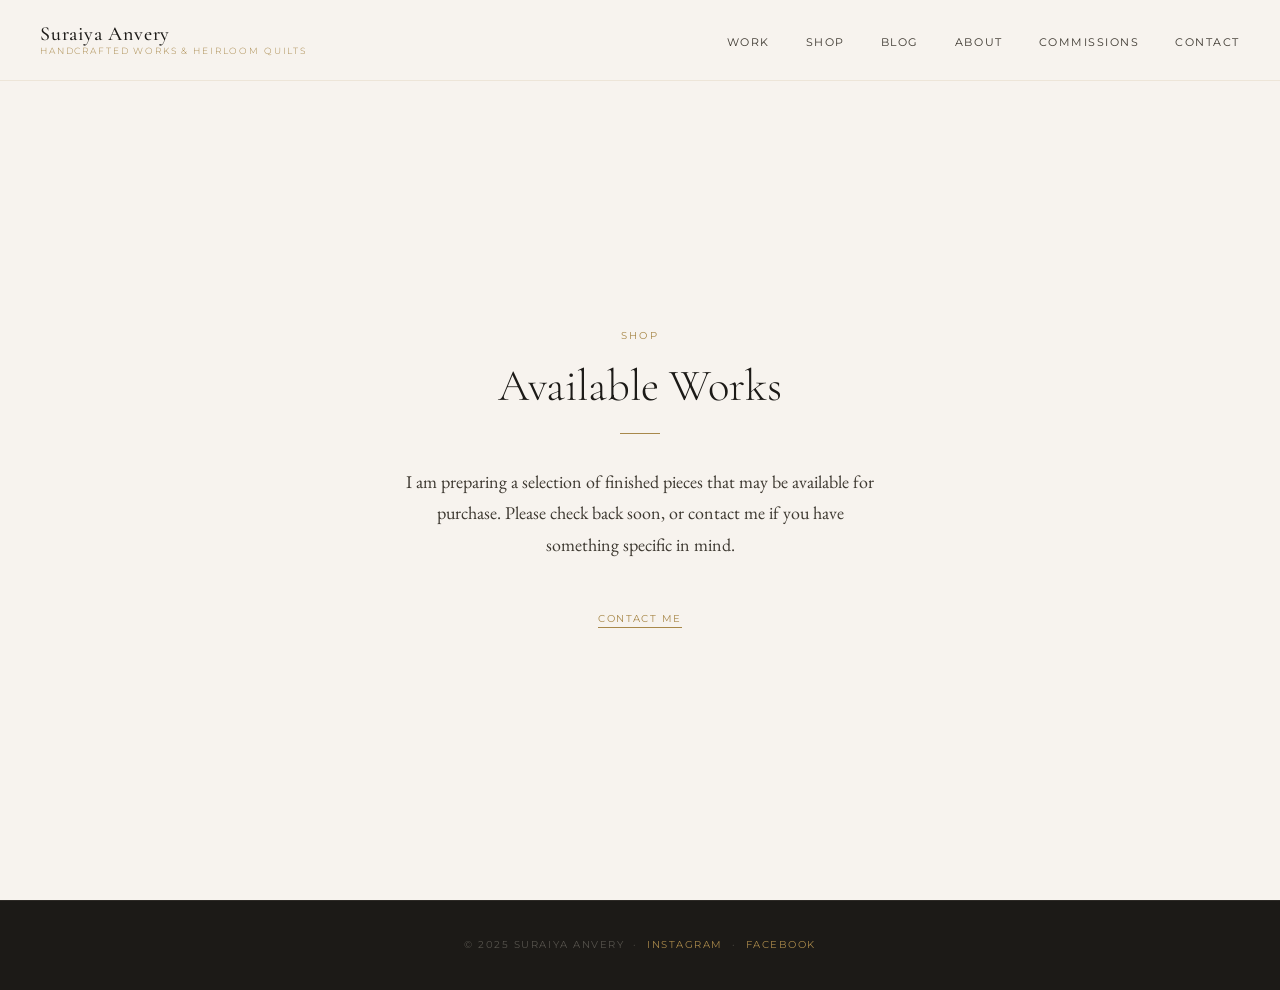
<file: available-works.html>
<!DOCTYPE html>
<html lang="en">
<head>
  <meta charset="UTF-8" />
  <meta name="viewport" content="width=device-width, initial-scale=1.0" />
  <title>Available Works — Suraiya Anvery</title>
  <meta name="description" content="Finished pieces that may be available from Suraiya Anvery — coming soon." />
  <link rel="stylesheet" href="css/style.css" />
  <link rel="preconnect" href="https://fonts.googleapis.com" />
  <link rel="preconnect" href="https://fonts.gstatic.com" crossorigin />
</head>
<body>

<nav class="nav scrolled" role="navigation" aria-label="Main navigation">
  <a href="/" class="nav-brand" aria-label="Suraiya Anvery home">
    <span class="name">Suraiya Anvery</span>
    <span class="tagline">Handcrafted Works &amp; Heirloom Quilts</span>
  </a>
  <ul class="nav-links">
    <li class="nav-has-dropdown">
      <a href="/work.html">Work</a>
      <ul class="nav-dropdown" aria-label="Work submenu">
        <li><a href="/quilts.html">Quilts</a></li>
        <li><a href="/bags.html">Bags</a></li>
        <li><a href="/pouches.html">Pouches</a></li>
        <li><a href="/table-runners.html">Table Runners</a></li>
        <li><a href="/everyday-essentials.html">Everyday Essentials</a></li>
      </ul>
    </li>
    <li class="nav-has-dropdown">
      <a href="/patterns.html">Shop</a>
      <ul class="nav-dropdown" aria-label="Shop submenu">
        <li><a href="/patterns.html">Patterns</a></li>
        <li><a href="/available-works.html">Available Works</a></li>
      </ul>
    </li>
    <li><a href="/blog.html">Blog</a></li>
    <li><a href="/#about">About</a></li>
    <li><a href="/#commissions">Commissions</a></li>
    <li><a href="/#contact">Contact</a></li>
  </ul>
  <button class="nav-toggle" aria-label="Open menu" aria-expanded="false">
    <span></span><span></span><span></span>
  </button>
</nav>

<div class="nav-mobile" role="navigation" aria-label="Mobile navigation">
  <ul>
    <li class="nav-mobile-group">
      <button class="nav-mobile-group-toggle" aria-expanded="false" aria-controls="mob-work">
        Work <span class="toggle-arrow" aria-hidden="true">▾</span>
      </button>
      <ul class="nav-mobile-sub" id="mob-work">
        <li><a href="/quilts.html">Quilts</a></li>
        <li><a href="/bags.html">Bags</a></li>
        <li><a href="/pouches.html">Pouches</a></li>
        <li><a href="/table-runners.html">Table Runners</a></li>
        <li><a href="/everyday-essentials.html">Everyday Essentials</a></li>
      </ul>
    </li>
    <li class="nav-mobile-group">
      <button class="nav-mobile-group-toggle" aria-expanded="false" aria-controls="mob-shop">
        Shop <span class="toggle-arrow" aria-hidden="true">▾</span>
      </button>
      <ul class="nav-mobile-sub" id="mob-shop">
        <li><a href="/patterns.html">Patterns</a></li>
        <li><a href="/available-works.html">Available Works</a></li>
      </ul>
    </li>
    <li><a href="/blog.html">Blog</a></li>
    <li><a href="/#about">About</a></li>
    <li><a href="/#commissions">Commissions</a></li>
    <li><a href="/#contact">Contact</a></li>
  </ul>
</div>

<main style="min-height: 100vh; display: flex; align-items: center; justify-content: center; padding: 140px 24px 80px; text-align: center;">
  <div>
    <span class="section-eyebrow">Shop</span>
    <h1 class="section-title" style="margin-top: 8px;">Available Works</h1>
    <div class="section-rule centered" style="margin-bottom: 32px;"></div>
    <p style="font-family: var(--font-body); font-size: 1.125rem; color: var(--ink-soft); max-width: 480px; margin: 0 auto 40px;">
      I am preparing a selection of finished pieces that may be available for purchase. Please check back soon, or contact me if you have something specific in mind.
    </p>
    <a href="/#contact" style="font-family: var(--font-utility); font-size: 0.65rem; letter-spacing: 0.14em; text-transform: uppercase; color: var(--gold); border-bottom: 1px solid var(--gold); padding-bottom: 2px;">Contact me</a>
  </div>
</main>

<footer class="footer" role="contentinfo">
  <p>&copy; 2025 Suraiya Anvery &nbsp;&middot;&nbsp;
    <a href="https://www.instagram.com/suraiya.anvery" target="_blank" rel="noopener noreferrer">Instagram</a>
    &nbsp;&middot;&nbsp;
    <a href="https://www.facebook.com/suraiya.khalidanvery" target="_blank" rel="noopener noreferrer">Facebook</a>
  </p>
</footer>

<script src="js/main.js"></script>
</body>
</html>
</file>
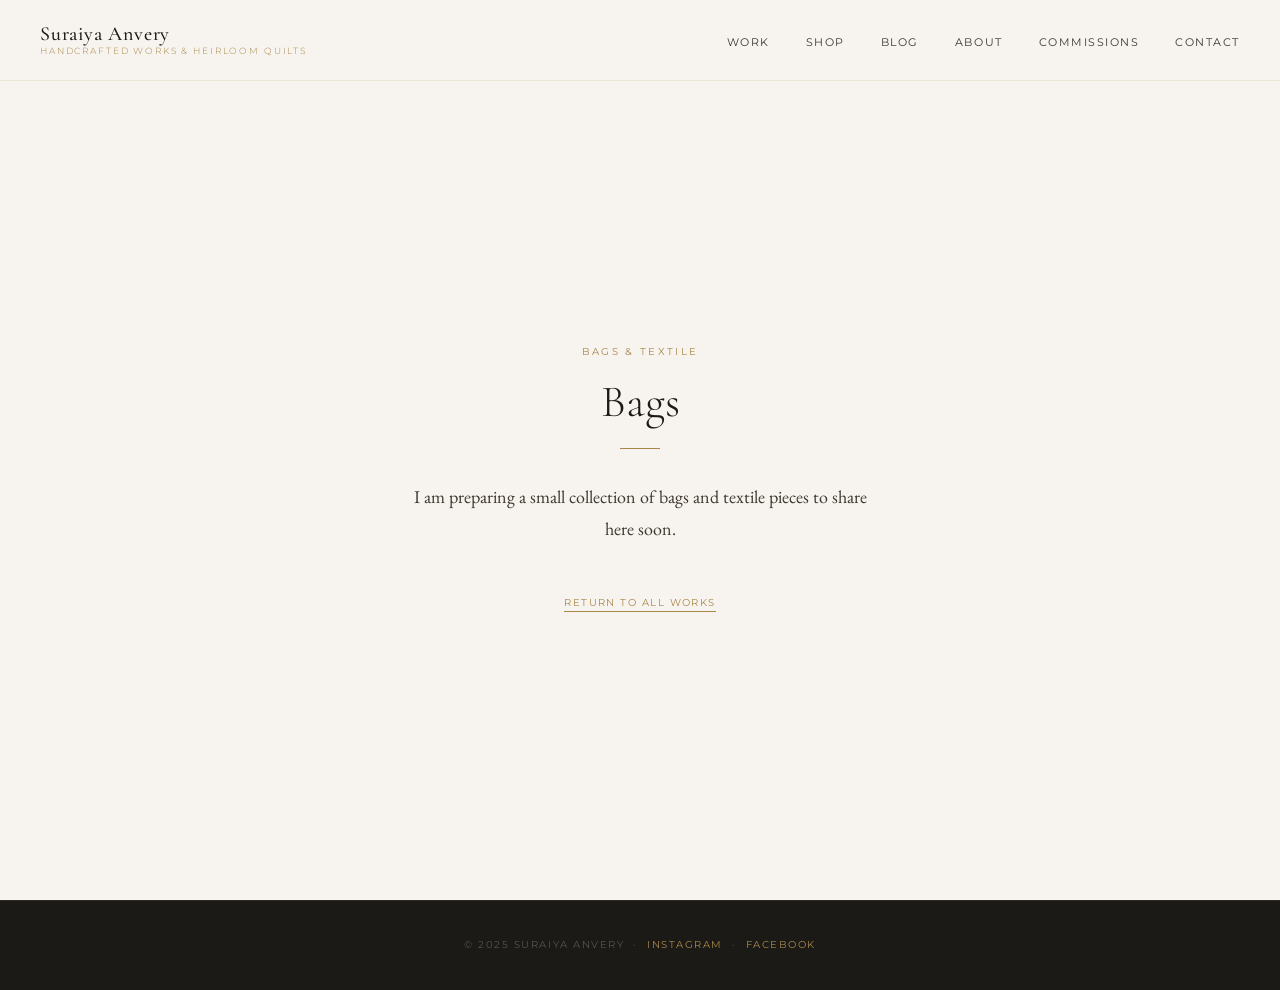
<file: bags.html>
<!DOCTYPE html>
<html lang="en">
<head>
  <meta charset="UTF-8" />
  <meta name="viewport" content="width=device-width, initial-scale=1.0" />
  <title>Bags — Suraiya Anvery</title>
  <meta name="description" content="A collection of bags and textile pieces by Suraiya Anvery — coming soon." />
  <link rel="stylesheet" href="css/style.css" />
  <link rel="preconnect" href="https://fonts.googleapis.com" />
  <link rel="preconnect" href="https://fonts.gstatic.com" crossorigin />
</head>
<body>

<nav class="nav scrolled" role="navigation" aria-label="Main navigation">
  <a href="/" class="nav-brand" aria-label="Suraiya Anvery home">
    <span class="name">Suraiya Anvery</span>
    <span class="tagline">Handcrafted Works &amp; Heirloom Quilts</span>
  </a>
  <ul class="nav-links">
    <li class="nav-has-dropdown">
      <a href="/work.html">Work</a>
      <ul class="nav-dropdown" aria-label="Work submenu">
        <li><a href="/quilts.html">Quilts</a></li>
        <li><a href="/bags.html">Bags</a></li>
        <li><a href="/pouches.html">Pouches</a></li>
        <li><a href="/table-runners.html">Table Runners</a></li>
        <li><a href="/everyday-essentials.html">Everyday Essentials</a></li>
      </ul>
    </li>
    <li class="nav-has-dropdown">
      <a href="/patterns.html">Shop</a>
      <ul class="nav-dropdown" aria-label="Shop submenu">
        <li><a href="/patterns.html">Patterns</a></li>
        <li><a href="/available-works.html">Available Works</a></li>
      </ul>
    </li>
    <li><a href="/blog.html">Blog</a></li>
    <li><a href="/#about">About</a></li>
    <li><a href="/#commissions">Commissions</a></li>
    <li><a href="/#contact">Contact</a></li>
  </ul>
  <button class="nav-toggle" aria-label="Open menu" aria-expanded="false">
    <span></span><span></span><span></span>
  </button>
</nav>

<div class="nav-mobile" role="navigation" aria-label="Mobile navigation">
  <ul>
    <li class="nav-mobile-group">
      <button class="nav-mobile-group-toggle" aria-expanded="false" aria-controls="mob-work">
        Work <span class="toggle-arrow" aria-hidden="true">▾</span>
      </button>
      <ul class="nav-mobile-sub" id="mob-work">
        <li><a href="/quilts.html">Quilts</a></li>
        <li><a href="/bags.html">Bags</a></li>
        <li><a href="/pouches.html">Pouches</a></li>
        <li><a href="/table-runners.html">Table Runners</a></li>
        <li><a href="/everyday-essentials.html">Everyday Essentials</a></li>
      </ul>
    </li>
    <li class="nav-mobile-group">
      <button class="nav-mobile-group-toggle" aria-expanded="false" aria-controls="mob-shop">
        Shop <span class="toggle-arrow" aria-hidden="true">▾</span>
      </button>
      <ul class="nav-mobile-sub" id="mob-shop">
        <li><a href="/patterns.html">Patterns</a></li>
        <li><a href="/available-works.html">Available Works</a></li>
      </ul>
    </li>
    <li><a href="/blog.html">Blog</a></li>
    <li><a href="/#about">About</a></li>
    <li><a href="/#commissions">Commissions</a></li>
    <li><a href="/#contact">Contact</a></li>
  </ul>
</div>

<main style="min-height: 100vh; display: flex; align-items: center; justify-content: center; padding: 140px 24px 80px; text-align: center;">
  <div>
    <span class="section-eyebrow">Bags &amp; Textile</span>
    <h1 class="section-title" style="margin-top: 8px;">Bags</h1>
    <div class="section-rule centered" style="margin-bottom: 32px;"></div>
    <p style="font-family: var(--font-body); font-size: 1.125rem; color: var(--ink-soft); max-width: 480px; margin: 0 auto 40px;">
      I am preparing a small collection of bags and textile pieces to share here soon.
    </p>
    <a href="/index.html#gallery" style="font-family: var(--font-utility); font-size: 0.65rem; letter-spacing: 0.14em; text-transform: uppercase; color: var(--gold); border-bottom: 1px solid var(--gold); padding-bottom: 2px;">Return to All Works</a>
  </div>
</main>

<footer class="footer" role="contentinfo">
  <p>&copy; 2025 Suraiya Anvery &nbsp;&middot;&nbsp;
    <a href="https://www.instagram.com/suraiya.anvery" target="_blank" rel="noopener noreferrer">Instagram</a>
    &nbsp;&middot;&nbsp;
    <a href="https://www.facebook.com/suraiya.khalidanvery" target="_blank" rel="noopener noreferrer">Facebook</a>
  </p>
</footer>

<script src="js/main.js"></script>
</body>
</html>
</file>
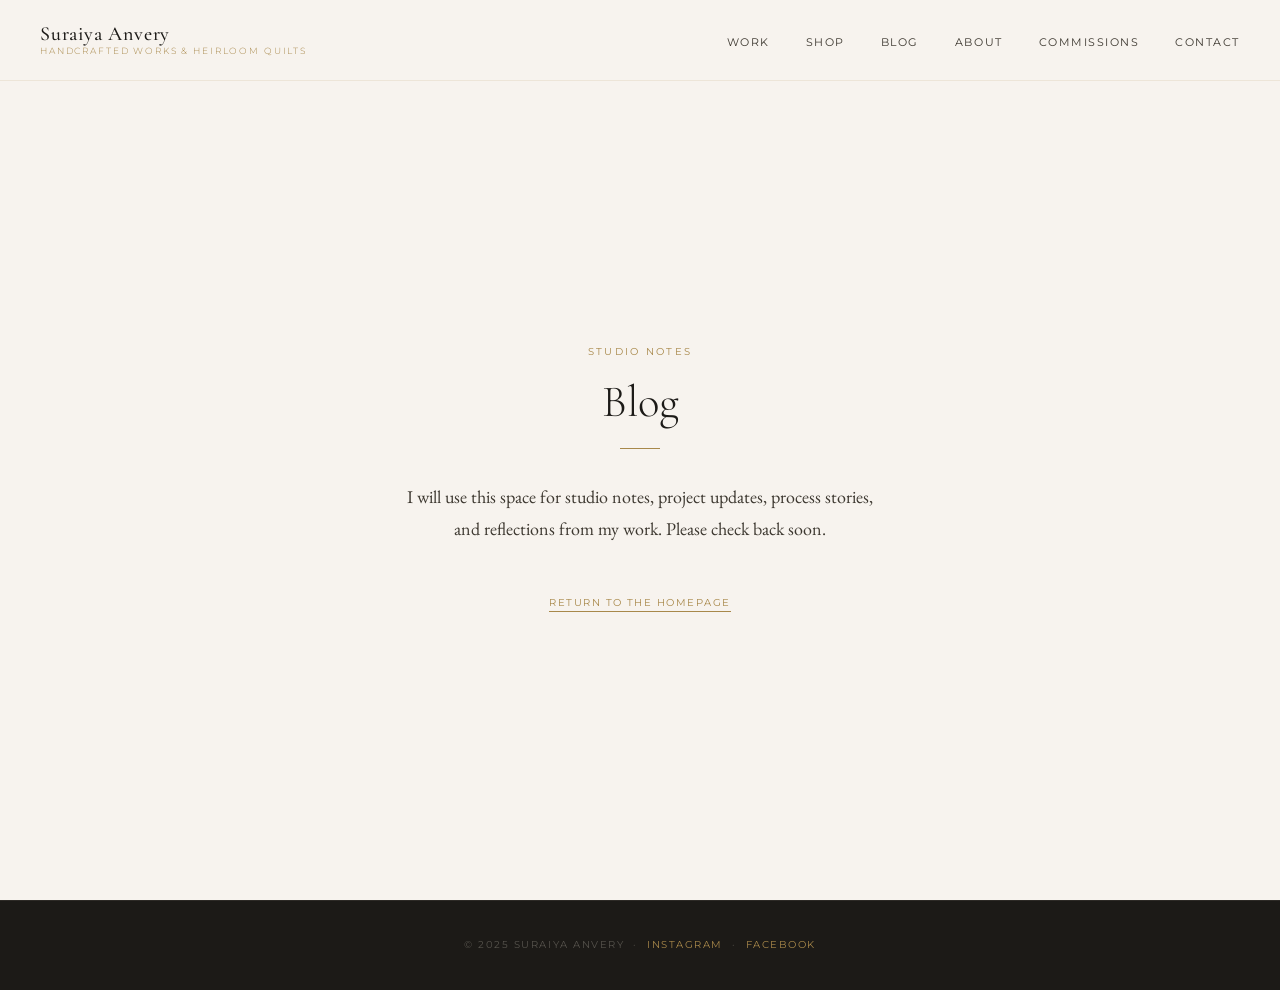
<file: blog.html>
<!DOCTYPE html>
<html lang="en">
<head>
  <meta charset="UTF-8" />
  <meta name="viewport" content="width=device-width, initial-scale=1.0" />
  <title>Blog — Suraiya Anvery</title>
  <meta name="description" content="Studio notes, project updates, and reflections from Suraiya Anvery — coming soon." />
  <link rel="stylesheet" href="css/style.css" />
  <link rel="preconnect" href="https://fonts.googleapis.com" />
  <link rel="preconnect" href="https://fonts.gstatic.com" crossorigin />
</head>
<body>

<nav class="nav scrolled" role="navigation" aria-label="Main navigation">
  <a href="/" class="nav-brand" aria-label="Suraiya Anvery home">
    <span class="name">Suraiya Anvery</span>
    <span class="tagline">Handcrafted Works &amp; Heirloom Quilts</span>
  </a>
  <ul class="nav-links">
    <li class="nav-has-dropdown">
      <a href="/work.html">Work</a>
      <ul class="nav-dropdown" aria-label="Work submenu">
        <li><a href="/quilts.html">Quilts</a></li>
        <li><a href="/bags.html">Bags</a></li>
        <li><a href="/pouches.html">Pouches</a></li>
        <li><a href="/table-runners.html">Table Runners</a></li>
        <li><a href="/everyday-essentials.html">Everyday Essentials</a></li>
      </ul>
    </li>
    <li class="nav-has-dropdown">
      <a href="/patterns.html">Shop</a>
      <ul class="nav-dropdown" aria-label="Shop submenu">
        <li><a href="/patterns.html">Patterns</a></li>
        <li><a href="/available-works.html">Available Works</a></li>
      </ul>
    </li>
    <li><a href="/blog.html">Blog</a></li>
    <li><a href="/#about">About</a></li>
    <li><a href="/#commissions">Commissions</a></li>
    <li><a href="/#contact">Contact</a></li>
  </ul>
  <button class="nav-toggle" aria-label="Open menu" aria-expanded="false">
    <span></span><span></span><span></span>
  </button>
</nav>

<div class="nav-mobile" role="navigation" aria-label="Mobile navigation">
  <ul>
    <li class="nav-mobile-group">
      <button class="nav-mobile-group-toggle" aria-expanded="false" aria-controls="mob-work">
        Work <span class="toggle-arrow" aria-hidden="true">▾</span>
      </button>
      <ul class="nav-mobile-sub" id="mob-work">
        <li><a href="/quilts.html">Quilts</a></li>
        <li><a href="/bags.html">Bags</a></li>
        <li><a href="/pouches.html">Pouches</a></li>
        <li><a href="/table-runners.html">Table Runners</a></li>
        <li><a href="/everyday-essentials.html">Everyday Essentials</a></li>
      </ul>
    </li>
    <li class="nav-mobile-group">
      <button class="nav-mobile-group-toggle" aria-expanded="false" aria-controls="mob-shop">
        Shop <span class="toggle-arrow" aria-hidden="true">▾</span>
      </button>
      <ul class="nav-mobile-sub" id="mob-shop">
        <li><a href="/patterns.html">Patterns</a></li>
        <li><a href="/available-works.html">Available Works</a></li>
      </ul>
    </li>
    <li><a href="/blog.html">Blog</a></li>
    <li><a href="/#about">About</a></li>
    <li><a href="/#commissions">Commissions</a></li>
    <li><a href="/#contact">Contact</a></li>
  </ul>
</div>

<main style="min-height: 100vh; display: flex; align-items: center; justify-content: center; padding: 140px 24px 80px; text-align: center;">
  <div>
    <span class="section-eyebrow">Studio Notes</span>
    <h1 class="section-title" style="margin-top: 8px;">Blog</h1>
    <div class="section-rule centered" style="margin-bottom: 32px;"></div>
    <p style="font-family: var(--font-body); font-size: 1.125rem; color: var(--ink-soft); max-width: 480px; margin: 0 auto 40px;">
      I will use this space for studio notes, project updates, process stories, and reflections from my work. Please check back soon.
    </p>
    <a href="/" style="font-family: var(--font-utility); font-size: 0.65rem; letter-spacing: 0.14em; text-transform: uppercase; color: var(--gold); border-bottom: 1px solid var(--gold); padding-bottom: 2px;">Return to the homepage</a>
  </div>
</main>

<footer class="footer" role="contentinfo">
  <p>&copy; 2025 Suraiya Anvery &nbsp;&middot;&nbsp;
    <a href="https://www.instagram.com/suraiya.anvery" target="_blank" rel="noopener noreferrer">Instagram</a>
    &nbsp;&middot;&nbsp;
    <a href="https://www.facebook.com/suraiya.khalidanvery" target="_blank" rel="noopener noreferrer">Facebook</a>
  </p>
</footer>

<script src="js/main.js"></script>
</body>
</html>
</file>
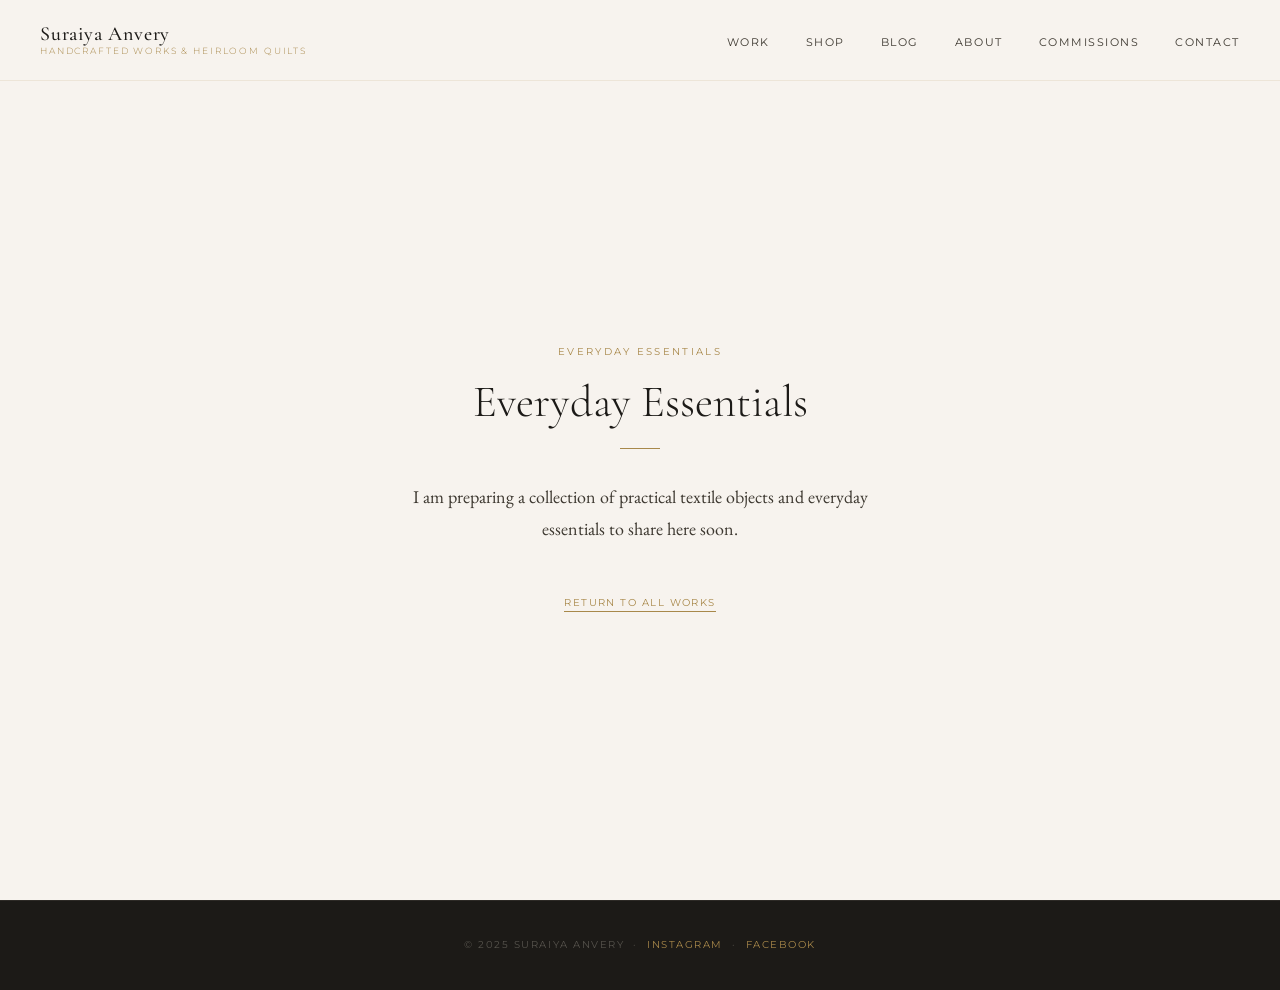
<file: everyday-essentials.html>
<!DOCTYPE html>
<html lang="en">
<head>
  <meta charset="UTF-8" />
  <meta name="viewport" content="width=device-width, initial-scale=1.0" />
  <title>Everyday Essentials — Suraiya Anvery</title>
  <meta name="description" content="A collection of practical textile objects and everyday essentials by Suraiya Anvery — coming soon." />
  <link rel="stylesheet" href="css/style.css" />
  <link rel="preconnect" href="https://fonts.googleapis.com" />
  <link rel="preconnect" href="https://fonts.gstatic.com" crossorigin />
</head>
<body>

<nav class="nav scrolled" role="navigation" aria-label="Main navigation">
  <a href="/" class="nav-brand" aria-label="Suraiya Anvery home">
    <span class="name">Suraiya Anvery</span>
    <span class="tagline">Handcrafted Works &amp; Heirloom Quilts</span>
  </a>
  <ul class="nav-links">
    <li class="nav-has-dropdown">
      <a href="/work.html">Work</a>
      <ul class="nav-dropdown" aria-label="Work submenu">
        <li><a href="/quilts.html">Quilts</a></li>
        <li><a href="/bags.html">Bags</a></li>
        <li><a href="/pouches.html">Pouches</a></li>
        <li><a href="/table-runners.html">Table Runners</a></li>
        <li><a href="/everyday-essentials.html">Everyday Essentials</a></li>
      </ul>
    </li>
    <li class="nav-has-dropdown">
      <a href="/patterns.html">Shop</a>
      <ul class="nav-dropdown" aria-label="Shop submenu">
        <li><a href="/patterns.html">Patterns</a></li>
        <li><a href="/available-works.html">Available Works</a></li>
      </ul>
    </li>
    <li><a href="/blog.html">Blog</a></li>
    <li><a href="/#about">About</a></li>
    <li><a href="/#commissions">Commissions</a></li>
    <li><a href="/#contact">Contact</a></li>
  </ul>
  <button class="nav-toggle" aria-label="Open menu" aria-expanded="false">
    <span></span><span></span><span></span>
  </button>
</nav>

<div class="nav-mobile" role="navigation" aria-label="Mobile navigation">
  <ul>
    <li class="nav-mobile-group">
      <button class="nav-mobile-group-toggle" aria-expanded="false" aria-controls="mob-work">
        Work <span class="toggle-arrow" aria-hidden="true">▾</span>
      </button>
      <ul class="nav-mobile-sub" id="mob-work">
        <li><a href="/quilts.html">Quilts</a></li>
        <li><a href="/bags.html">Bags</a></li>
        <li><a href="/pouches.html">Pouches</a></li>
        <li><a href="/table-runners.html">Table Runners</a></li>
        <li><a href="/everyday-essentials.html">Everyday Essentials</a></li>
      </ul>
    </li>
    <li class="nav-mobile-group">
      <button class="nav-mobile-group-toggle" aria-expanded="false" aria-controls="mob-shop">
        Shop <span class="toggle-arrow" aria-hidden="true">▾</span>
      </button>
      <ul class="nav-mobile-sub" id="mob-shop">
        <li><a href="/patterns.html">Patterns</a></li>
        <li><a href="/available-works.html">Available Works</a></li>
      </ul>
    </li>
    <li><a href="/blog.html">Blog</a></li>
    <li><a href="/#about">About</a></li>
    <li><a href="/#commissions">Commissions</a></li>
    <li><a href="/#contact">Contact</a></li>
  </ul>
</div>

<main style="min-height: 100vh; display: flex; align-items: center; justify-content: center; padding: 140px 24px 80px; text-align: center;">
  <div>
    <span class="section-eyebrow">Everyday Essentials</span>
    <h1 class="section-title" style="margin-top: 8px;">Everyday Essentials</h1>
    <div class="section-rule centered" style="margin-bottom: 32px;"></div>
    <p style="font-family: var(--font-body); font-size: 1.125rem; color: var(--ink-soft); max-width: 480px; margin: 0 auto 40px;">
      I am preparing a collection of practical textile objects and everyday essentials to share here soon.
    </p>
    <a href="/index.html#gallery" style="font-family: var(--font-utility); font-size: 0.65rem; letter-spacing: 0.14em; text-transform: uppercase; color: var(--gold); border-bottom: 1px solid var(--gold); padding-bottom: 2px;">Return to All Works</a>
  </div>
</main>

<footer class="footer" role="contentinfo">
  <p>&copy; 2025 Suraiya Anvery &nbsp;&middot;&nbsp;
    <a href="https://www.instagram.com/suraiya.anvery" target="_blank" rel="noopener noreferrer">Instagram</a>
    &nbsp;&middot;&nbsp;
    <a href="https://www.facebook.com/suraiya.khalidanvery" target="_blank" rel="noopener noreferrer">Facebook</a>
  </p>
</footer>

<script src="js/main.js"></script>
</body>
</html>
</file>
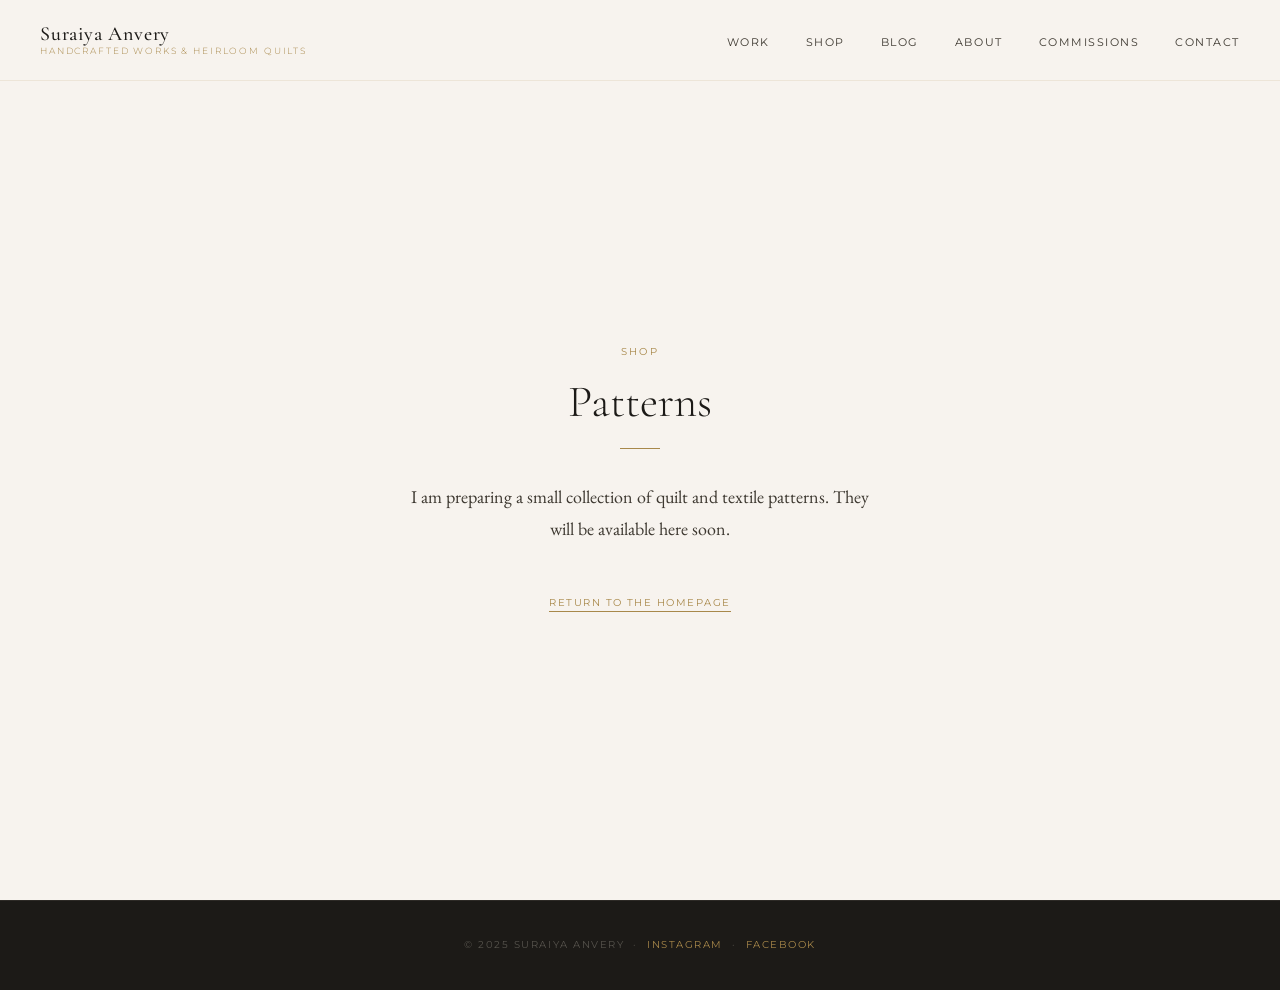
<file: patterns.html>
<!DOCTYPE html>
<html lang="en">
<head>
  <meta charset="UTF-8" />
  <meta name="viewport" content="width=device-width, initial-scale=1.0" />
  <title>Patterns — Suraiya Anvery</title>
  <meta name="description" content="Quilt and textile patterns by Suraiya Anvery — coming soon." />
  <link rel="stylesheet" href="css/style.css" />
  <link rel="preconnect" href="https://fonts.googleapis.com" />
  <link rel="preconnect" href="https://fonts.gstatic.com" crossorigin />
</head>
<body>

<nav class="nav scrolled" role="navigation" aria-label="Main navigation">
  <a href="/" class="nav-brand" aria-label="Suraiya Anvery home">
    <span class="name">Suraiya Anvery</span>
    <span class="tagline">Handcrafted Works &amp; Heirloom Quilts</span>
  </a>
  <ul class="nav-links">
    <li class="nav-has-dropdown">
      <a href="/work.html">Work</a>
      <ul class="nav-dropdown" aria-label="Work submenu">
        <li><a href="/quilts.html">Quilts</a></li>
        <li><a href="/bags.html">Bags</a></li>
        <li><a href="/pouches.html">Pouches</a></li>
        <li><a href="/table-runners.html">Table Runners</a></li>
        <li><a href="/everyday-essentials.html">Everyday Essentials</a></li>
      </ul>
    </li>
    <li class="nav-has-dropdown">
      <a href="/patterns.html">Shop</a>
      <ul class="nav-dropdown" aria-label="Shop submenu">
        <li><a href="/patterns.html">Patterns</a></li>
        <li><a href="/available-works.html">Available Works</a></li>
      </ul>
    </li>
    <li><a href="/blog.html">Blog</a></li>
    <li><a href="/#about">About</a></li>
    <li><a href="/#commissions">Commissions</a></li>
    <li><a href="/#contact">Contact</a></li>
  </ul>
  <button class="nav-toggle" aria-label="Open menu" aria-expanded="false">
    <span></span><span></span><span></span>
  </button>
</nav>

<div class="nav-mobile" role="navigation" aria-label="Mobile navigation">
  <ul>
    <li class="nav-mobile-group">
      <button class="nav-mobile-group-toggle" aria-expanded="false" aria-controls="mob-work">
        Work <span class="toggle-arrow" aria-hidden="true">▾</span>
      </button>
      <ul class="nav-mobile-sub" id="mob-work">
        <li><a href="/quilts.html">Quilts</a></li>
        <li><a href="/bags.html">Bags</a></li>
        <li><a href="/pouches.html">Pouches</a></li>
        <li><a href="/table-runners.html">Table Runners</a></li>
        <li><a href="/everyday-essentials.html">Everyday Essentials</a></li>
      </ul>
    </li>
    <li class="nav-mobile-group">
      <button class="nav-mobile-group-toggle" aria-expanded="false" aria-controls="mob-shop">
        Shop <span class="toggle-arrow" aria-hidden="true">▾</span>
      </button>
      <ul class="nav-mobile-sub" id="mob-shop">
        <li><a href="/patterns.html">Patterns</a></li>
        <li><a href="/available-works.html">Available Works</a></li>
      </ul>
    </li>
    <li><a href="/blog.html">Blog</a></li>
    <li><a href="/#about">About</a></li>
    <li><a href="/#commissions">Commissions</a></li>
    <li><a href="/#contact">Contact</a></li>
  </ul>
</div>

<main style="min-height: 100vh; display: flex; align-items: center; justify-content: center; padding: 140px 24px 80px; text-align: center;">
  <div>
    <span class="section-eyebrow">Shop</span>
    <h1 class="section-title" style="margin-top: 8px;">Patterns</h1>
    <div class="section-rule centered" style="margin-bottom: 32px;"></div>
    <p style="font-family: var(--font-body); font-size: 1.125rem; color: var(--ink-soft); max-width: 480px; margin: 0 auto 40px;">
      I am preparing a small collection of quilt and textile patterns. They will be available here soon.
    </p>
    <a href="/" style="font-family: var(--font-utility); font-size: 0.65rem; letter-spacing: 0.14em; text-transform: uppercase; color: var(--gold); border-bottom: 1px solid var(--gold); padding-bottom: 2px;">Return to the homepage</a>
  </div>
</main>

<footer class="footer" role="contentinfo">
  <p>&copy; 2025 Suraiya Anvery &nbsp;&middot;&nbsp;
    <a href="https://www.instagram.com/suraiya.anvery" target="_blank" rel="noopener noreferrer">Instagram</a>
    &nbsp;&middot;&nbsp;
    <a href="https://www.facebook.com/suraiya.khalidanvery" target="_blank" rel="noopener noreferrer">Facebook</a>
  </p>
</footer>

<script src="js/main.js"></script>
</body>
</html>
</file>
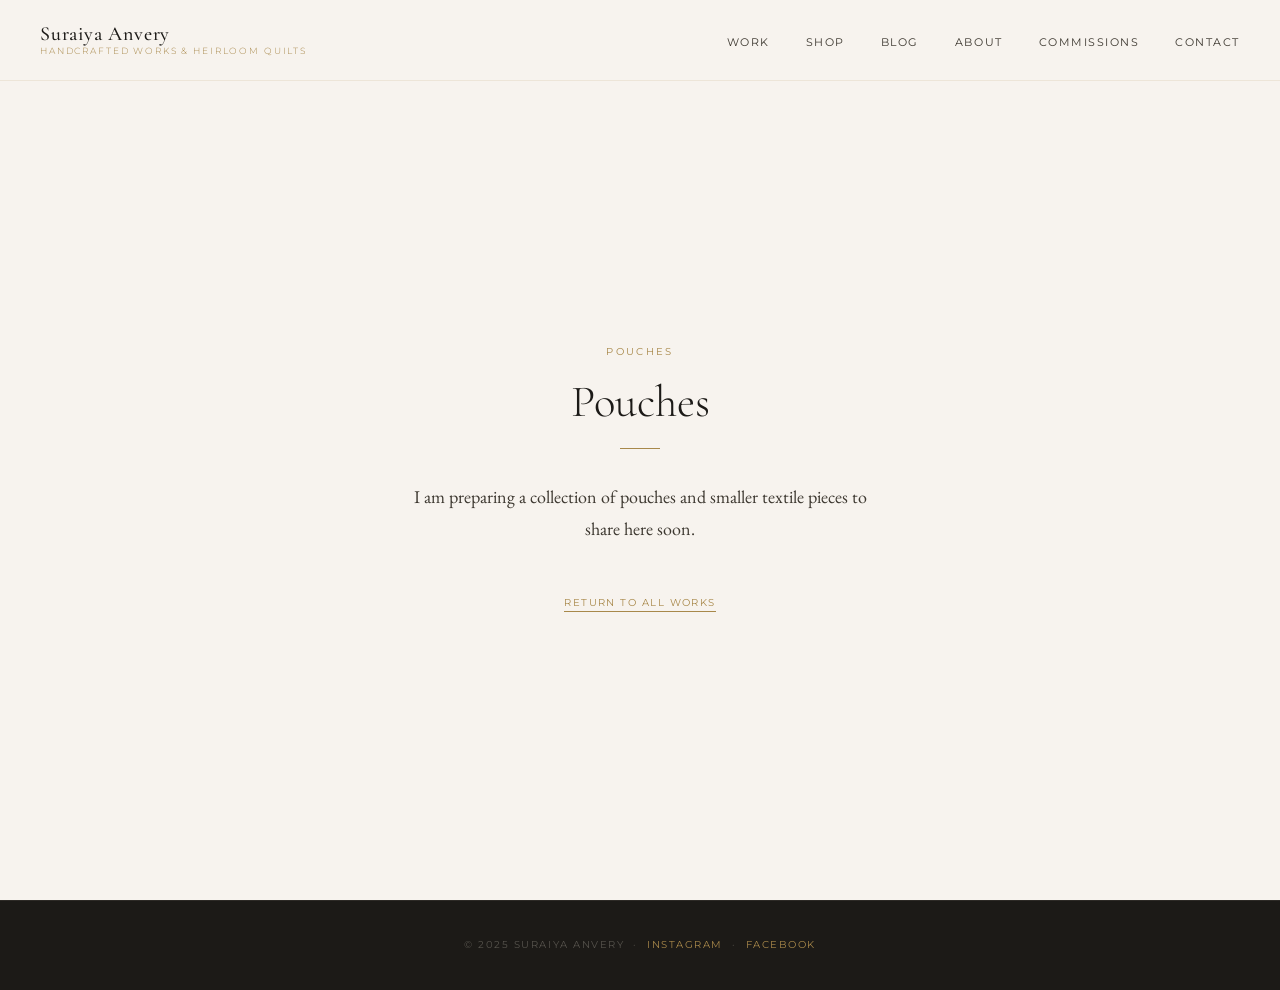
<file: pouches.html>
<!DOCTYPE html>
<html lang="en">
<head>
  <meta charset="UTF-8" />
  <meta name="viewport" content="width=device-width, initial-scale=1.0" />
  <title>Pouches — Suraiya Anvery</title>
  <meta name="description" content="A collection of pouches and smaller textile pieces by Suraiya Anvery — coming soon." />
  <link rel="stylesheet" href="css/style.css" />
  <link rel="preconnect" href="https://fonts.googleapis.com" />
  <link rel="preconnect" href="https://fonts.gstatic.com" crossorigin />
</head>
<body>

<nav class="nav scrolled" role="navigation" aria-label="Main navigation">
  <a href="/" class="nav-brand" aria-label="Suraiya Anvery home">
    <span class="name">Suraiya Anvery</span>
    <span class="tagline">Handcrafted Works &amp; Heirloom Quilts</span>
  </a>
  <ul class="nav-links">
    <li class="nav-has-dropdown">
      <a href="/work.html">Work</a>
      <ul class="nav-dropdown" aria-label="Work submenu">
        <li><a href="/quilts.html">Quilts</a></li>
        <li><a href="/bags.html">Bags</a></li>
        <li><a href="/pouches.html">Pouches</a></li>
        <li><a href="/table-runners.html">Table Runners</a></li>
        <li><a href="/everyday-essentials.html">Everyday Essentials</a></li>
      </ul>
    </li>
    <li class="nav-has-dropdown">
      <a href="/patterns.html">Shop</a>
      <ul class="nav-dropdown" aria-label="Shop submenu">
        <li><a href="/patterns.html">Patterns</a></li>
        <li><a href="/available-works.html">Available Works</a></li>
      </ul>
    </li>
    <li><a href="/blog.html">Blog</a></li>
    <li><a href="/#about">About</a></li>
    <li><a href="/#commissions">Commissions</a></li>
    <li><a href="/#contact">Contact</a></li>
  </ul>
  <button class="nav-toggle" aria-label="Open menu" aria-expanded="false">
    <span></span><span></span><span></span>
  </button>
</nav>

<div class="nav-mobile" role="navigation" aria-label="Mobile navigation">
  <ul>
    <li class="nav-mobile-group">
      <button class="nav-mobile-group-toggle" aria-expanded="false" aria-controls="mob-work">
        Work <span class="toggle-arrow" aria-hidden="true">▾</span>
      </button>
      <ul class="nav-mobile-sub" id="mob-work">
        <li><a href="/quilts.html">Quilts</a></li>
        <li><a href="/bags.html">Bags</a></li>
        <li><a href="/pouches.html">Pouches</a></li>
        <li><a href="/table-runners.html">Table Runners</a></li>
        <li><a href="/everyday-essentials.html">Everyday Essentials</a></li>
      </ul>
    </li>
    <li class="nav-mobile-group">
      <button class="nav-mobile-group-toggle" aria-expanded="false" aria-controls="mob-shop">
        Shop <span class="toggle-arrow" aria-hidden="true">▾</span>
      </button>
      <ul class="nav-mobile-sub" id="mob-shop">
        <li><a href="/patterns.html">Patterns</a></li>
        <li><a href="/available-works.html">Available Works</a></li>
      </ul>
    </li>
    <li><a href="/blog.html">Blog</a></li>
    <li><a href="/#about">About</a></li>
    <li><a href="/#commissions">Commissions</a></li>
    <li><a href="/#contact">Contact</a></li>
  </ul>
</div>

<main style="min-height: 100vh; display: flex; align-items: center; justify-content: center; padding: 140px 24px 80px; text-align: center;">
  <div>
    <span class="section-eyebrow">Pouches</span>
    <h1 class="section-title" style="margin-top: 8px;">Pouches</h1>
    <div class="section-rule centered" style="margin-bottom: 32px;"></div>
    <p style="font-family: var(--font-body); font-size: 1.125rem; color: var(--ink-soft); max-width: 480px; margin: 0 auto 40px;">
      I am preparing a collection of pouches and smaller textile pieces to share here soon.
    </p>
    <a href="/index.html#gallery" style="font-family: var(--font-utility); font-size: 0.65rem; letter-spacing: 0.14em; text-transform: uppercase; color: var(--gold); border-bottom: 1px solid var(--gold); padding-bottom: 2px;">Return to All Works</a>
  </div>
</main>

<footer class="footer" role="contentinfo">
  <p>&copy; 2025 Suraiya Anvery &nbsp;&middot;&nbsp;
    <a href="https://www.instagram.com/suraiya.anvery" target="_blank" rel="noopener noreferrer">Instagram</a>
    &nbsp;&middot;&nbsp;
    <a href="https://www.facebook.com/suraiya.khalidanvery" target="_blank" rel="noopener noreferrer">Facebook</a>
  </p>
</footer>

<script src="js/main.js"></script>
</body>
</html>
</file>
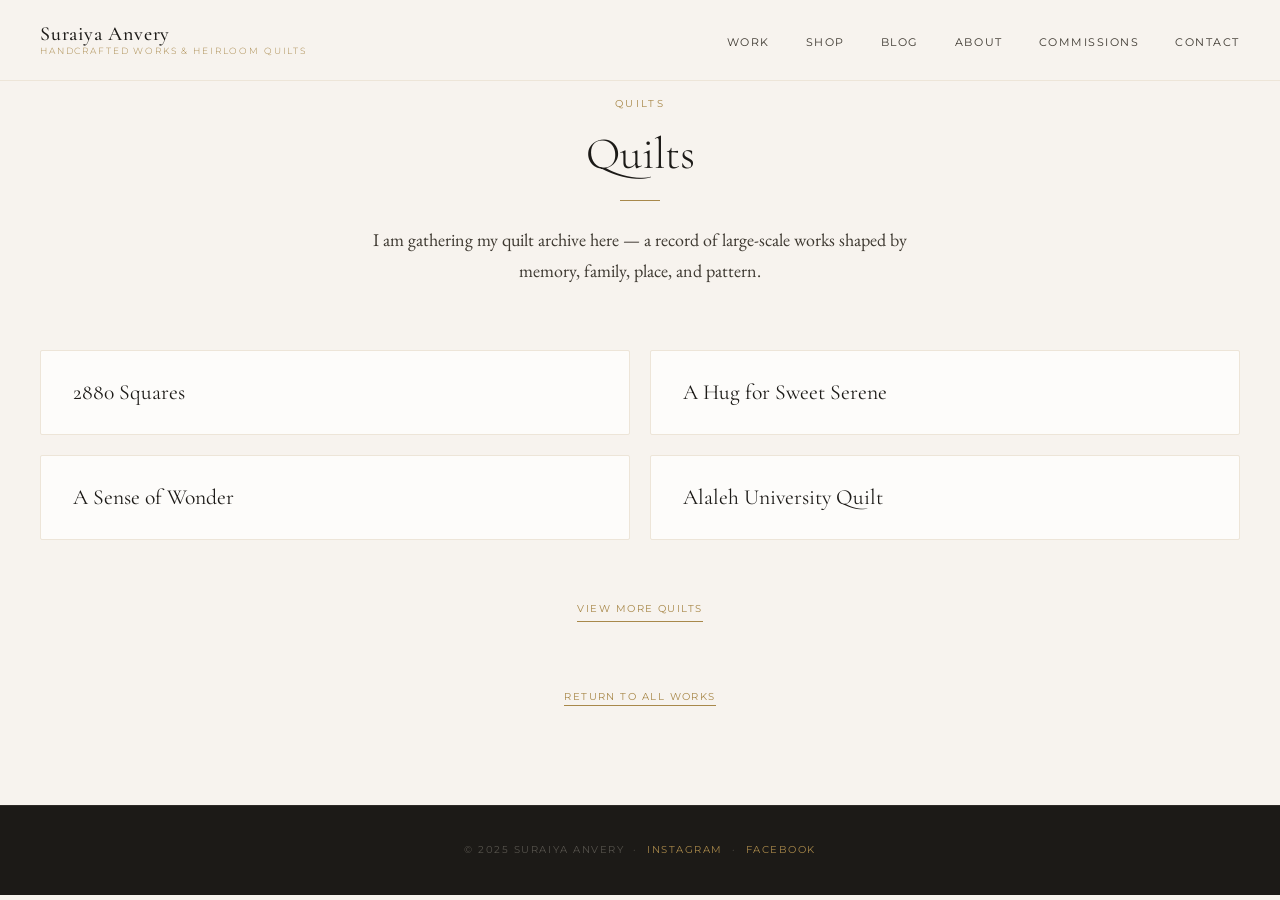
<file: quilts.html>
<!DOCTYPE html>
<html lang="en">
<head>
  <meta charset="UTF-8" />
  <meta name="viewport" content="width=device-width, initial-scale=1.0" />
  <title>Quilts — Suraiya Anvery</title>
  <meta name="description" content="A record of quilts by Suraiya Anvery — large-scale works shaped by memory, family, place, and pattern." />
  <link rel="stylesheet" href="css/style.css" />
  <link rel="preconnect" href="https://fonts.googleapis.com" />
  <link rel="preconnect" href="https://fonts.gstatic.com" crossorigin />
</head>
<body>

<nav class="nav scrolled" role="navigation" aria-label="Main navigation">
  <a href="/" class="nav-brand" aria-label="Suraiya Anvery home">
    <span class="name">Suraiya Anvery</span>
    <span class="tagline">Handcrafted Works &amp; Heirloom Quilts</span>
  </a>
  <ul class="nav-links">
    <li class="nav-has-dropdown">
      <a href="/work.html">Work</a>
      <ul class="nav-dropdown" aria-label="Work submenu">
        <li><a href="/quilts.html">Quilts</a></li>
        <li><a href="/bags.html">Bags</a></li>
        <li><a href="/pouches.html">Pouches</a></li>
        <li><a href="/table-runners.html">Table Runners</a></li>
        <li><a href="/everyday-essentials.html">Everyday Essentials</a></li>
      </ul>
    </li>
    <li class="nav-has-dropdown">
      <a href="/patterns.html">Shop</a>
      <ul class="nav-dropdown" aria-label="Shop submenu">
        <li><a href="/patterns.html">Patterns</a></li>
        <li><a href="/available-works.html">Available Works</a></li>
      </ul>
    </li>
    <li><a href="/blog.html">Blog</a></li>
    <li><a href="/#about">About</a></li>
    <li><a href="/#commissions">Commissions</a></li>
    <li><a href="/#contact">Contact</a></li>
  </ul>
  <button class="nav-toggle" aria-label="Open menu" aria-expanded="false">
    <span></span><span></span><span></span>
  </button>
</nav>

<div class="nav-mobile" role="navigation" aria-label="Mobile navigation">
  <ul>
    <li class="nav-mobile-group">
      <button class="nav-mobile-group-toggle" aria-expanded="false" aria-controls="mob-work">
        Work <span class="toggle-arrow" aria-hidden="true">▾</span>
      </button>
      <ul class="nav-mobile-sub" id="mob-work">
        <li><a href="/quilts.html">Quilts</a></li>
        <li><a href="/bags.html">Bags</a></li>
        <li><a href="/pouches.html">Pouches</a></li>
        <li><a href="/table-runners.html">Table Runners</a></li>
        <li><a href="/everyday-essentials.html">Everyday Essentials</a></li>
      </ul>
    </li>
    <li class="nav-mobile-group">
      <button class="nav-mobile-group-toggle" aria-expanded="false" aria-controls="mob-shop">
        Shop <span class="toggle-arrow" aria-hidden="true">▾</span>
      </button>
      <ul class="nav-mobile-sub" id="mob-shop">
        <li><a href="/patterns.html">Patterns</a></li>
        <li><a href="/available-works.html">Available Works</a></li>
      </ul>
    </li>
    <li><a href="/blog.html">Blog</a></li>
    <li><a href="/#about">About</a></li>
    <li><a href="/#commissions">Commissions</a></li>
    <li><a href="/#contact">Contact</a></li>
  </ul>
</div>

<main class="section quilts-archive" id="quilts-top">
  <div class="section-inner">

    <div class="section-header centered">
      <span class="section-eyebrow">Quilts</span>
      <h1 class="section-title">Quilts</h1>
      <div class="section-rule centered"></div>
      <p class="quilts-archive-intro">
        I am gathering my quilt archive here — a record of large-scale works shaped by memory, family, place, and pattern.
      </p>
    </div>

    <div class="quilt-list" data-quilt-grid>

      <article class="quilt-card">
        <!-- image slot: <div class="quilt-card-img"><img src="/assets/images/work/quilts/2880-squares/main.jpg" alt="2880 Squares" /></div> -->
        <h2 class="quilt-card-title">2880 Squares</h2>
      </article>

      <article class="quilt-card">
        <!-- image slot: <div class="quilt-card-img"><img src="/assets/images/work/quilts/a-hug-for-sweet-serene/main.jpg" alt="A Hug for Sweet Serene" /></div> -->
        <h2 class="quilt-card-title">A Hug for Sweet Serene</h2>
      </article>

      <article class="quilt-card">
        <!-- image slot: <div class="quilt-card-img"><img src="/assets/images/work/quilts/a-sense-of-wonder/main.jpg" alt="A Sense of Wonder" /></div> -->
        <h2 class="quilt-card-title">A Sense of Wonder</h2>
      </article>

      <article class="quilt-card">
        <!-- image slot: <div class="quilt-card-img"><img src="/assets/images/work/quilts/alaleh-university-quilt/main.jpg" alt="Alaleh University Quilt" /></div> -->
        <h2 class="quilt-card-title">Alaleh University Quilt</h2>
      </article>

      <article class="quilt-card">
        <!-- image slot: <div class="quilt-card-img"><img src="/assets/images/work/quilts/blue-mountains-across-valleys/main.jpg" alt="Blue Mountains Across Valleys" /></div> -->
        <h2 class="quilt-card-title">Blue Mountains Across Valleys</h2>
      </article>

      <article class="quilt-card">
        <!-- image slot: <div class="quilt-card-img"><img src="/assets/images/work/quilts/bunches-of-blue-tulips/main.jpg" alt="Bunches of Blue Tulips" /></div> -->
        <h2 class="quilt-card-title">Bunches of Blue Tulips</h2>
      </article>

      <a href="/daniyaals-childhood.html" class="quilt-card-anchor">
        <article class="quilt-card">
          <!-- image slot: <div class="quilt-card-img"><img src="/assets/images/work/quilts/daniyaals-childhood/main.jpg" alt="Daniyaal's Childhood" /></div> -->
          <h2 class="quilt-card-title">Daniyaal's Childhood</h2>
          <span class="quilt-card-story">Story available</span>
        </article>
      </a>

      <article class="quilt-card">
        <!-- image slot: <div class="quilt-card-img"><img src="/assets/images/work/quilts/for-the-love-of-hydrangeas/main.jpg" alt="For the Love of Hydrangeas" /></div> -->
        <h2 class="quilt-card-title">For the Love of Hydrangeas</h2>
      </article>

      <article class="quilt-card">
        <!-- image slot: <div class="quilt-card-img"><img src="/assets/images/work/quilts/khalas-quilts/main.jpg" alt="Khala's Quilts" /></div> -->
        <h2 class="quilt-card-title">Khala's Quilts</h2>
      </article>

      <article class="quilt-card">
        <!-- image slot: <div class="quilt-card-img"><img src="/assets/images/work/quilts/magical-mystical-maryam/main.jpg" alt="Magical Mystical Maryam" /></div> -->
        <h2 class="quilt-card-title">Magical Mystical Maryam</h2>
      </article>

      <article class="quilt-card">
        <!-- image slot: <div class="quilt-card-img"><img src="/assets/images/work/quilts/night-conversations/main.jpg" alt="Night Conversations" /></div> -->
        <h2 class="quilt-card-title">Night Conversations</h2>
      </article>

      <article class="quilt-card">
        <!-- image slot: <div class="quilt-card-img"><img src="/assets/images/work/quilts/one-hundred-squares/main.jpg" alt="One Hundred Squares" /></div> -->
        <h2 class="quilt-card-title">One Hundred Squares</h2>
      </article>

      <article class="quilt-card">
        <!-- image slot: <div class="quilt-card-img"><img src="/assets/images/work/quilts/rings-of-terracotta/main.jpg" alt="Rings of Terracotta" /></div> -->
        <h2 class="quilt-card-title">Rings of Terracotta</h2>
        <span class="quilt-card-story">Story available</span>
      </article>

      <article class="quilt-card">
        <!-- image slot: <div class="quilt-card-img"><img src="/assets/images/work/quilts/spirited-adventures/main.jpg" alt="Spirited Adventures" /></div> -->
        <h2 class="quilt-card-title">Spirited Adventures</h2>
      </article>

      <article class="quilt-card">
        <!-- image slot: <div class="quilt-card-img"><img src="/assets/images/work/quilts/stories-of-love/main.jpg" alt="Stories of Love" /></div> -->
        <h2 class="quilt-card-title">Stories of Love</h2>
        <span class="quilt-card-story">Story available</span>
      </article>

      <article class="quilt-card">
        <!-- image slot: <div class="quilt-card-img"><img src="/assets/images/work/quilts/tashas-embrace/main.jpg" alt="Tasha's Embrace" /></div> -->
        <h2 class="quilt-card-title">Tasha's Embrace</h2>
      </article>

      <article class="quilt-card">
        <!-- image slot: <div class="quilt-card-img"><img src="/assets/images/work/quilts/twilight-skies/main.jpg" alt="Twilight Skies" /></div> -->
        <h2 class="quilt-card-title">Twilight Skies</h2>
      </article>

      <article class="quilt-card">
        <!-- image slot: <div class="quilt-card-img"><img src="/assets/images/work/quilts/zharas-quilt/main.jpg" alt="Zhara's Quilt" /></div> -->
        <h2 class="quilt-card-title">Zhara's Quilt</h2>
      </article>

      <article class="quilt-card">
        <!-- image slot: <div class="quilt-card-img"><img src="/assets/images/work/quilts/zikr-series-evening-tea-in-the-indoor-veranda/main.jpg" alt="Zikr Series: Evening Tea in the Indoor Veranda" /></div> -->
        <h2 class="quilt-card-title">Zikr Series: Evening Tea in the Indoor Veranda</h2>
        <span class="quilt-card-story">Story available</span>
      </article>

      <article class="quilt-card">
        <!-- image slot: <div class="quilt-card-img"><img src="/assets/images/work/quilts/abbas-80th-birthday-quilt/main.jpg" alt="Abba's 80th Birthday Quilt" /></div> -->
        <h2 class="quilt-card-title">Abba's 80th Birthday Quilt</h2>
      </article>

      <article class="quilt-card">
        <!-- image slot: <div class="quilt-card-img"><img src="/assets/images/work/quilts/farahjees-quilt/main.jpg" alt="Farahjee's Quilt" /></div> -->
        <h2 class="quilt-card-title">Farahjee's Quilt</h2>
      </article>

      <article class="quilt-card">
        <!-- image slot: <div class="quilt-card-img"><img src="/assets/images/work/quilts/hugs-and-kisses/main.jpg" alt="Hugs and Kisses" /></div> -->
        <h2 class="quilt-card-title">Hugs and Kisses</h2>
      </article>

      <article class="quilt-card">
        <!-- image slot: <div class="quilt-card-img"><img src="/assets/images/work/quilts/sunniya-quilt/main.jpg" alt="Sunniya Quilt" /></div> -->
        <h2 class="quilt-card-title">Sunniya Quilt</h2>
      </article>

      <article class="quilt-card">
        <!-- image slot: <div class="quilt-card-img"><img src="/assets/images/work/quilts/the-great-lakes/main.jpg" alt="The Great Lakes" /></div> -->
        <h2 class="quilt-card-title">The Great Lakes</h2>
      </article>

      <article class="quilt-card">
        <!-- image slot: <div class="quilt-card-img"><img src="/assets/images/work/quilts/the-quilt-and-i/main.jpg" alt="The Quilt and I" /></div> -->
        <h2 class="quilt-card-title">The Quilt and I</h2>
      </article>

      <article class="quilt-card">
        <!-- image slot: <div class="quilt-card-img"><img src="/assets/images/work/quilts/twister/main.jpg" alt="Twister" /></div> -->
        <h2 class="quilt-card-title">Twister</h2>
      </article>

    </div>

    <button type="button" class="quilt-load-more" data-load-more-quilts aria-label="View more quilts">
      View More Quilts
    </button>

    <button type="button" class="quilt-back-to-top is-hidden" data-quilt-back-to-top aria-label="Back to top of quilts archive">
      Back to Top
    </button>

    <div class="quilts-return">
      <a href="/index.html#gallery">Return to All Works</a>
    </div>

  </div>
</main>

<footer class="footer" role="contentinfo">
  <p>&copy; 2025 Suraiya Anvery &nbsp;&middot;&nbsp;
    <a href="https://www.instagram.com/suraiya.anvery" target="_blank" rel="noopener noreferrer">Instagram</a>
    &nbsp;&middot;&nbsp;
    <a href="https://www.facebook.com/suraiya.khalidanvery" target="_blank" rel="noopener noreferrer">Facebook</a>
  </p>
</footer>

<script src="js/main.js"></script>
</body>
</html>
</file>
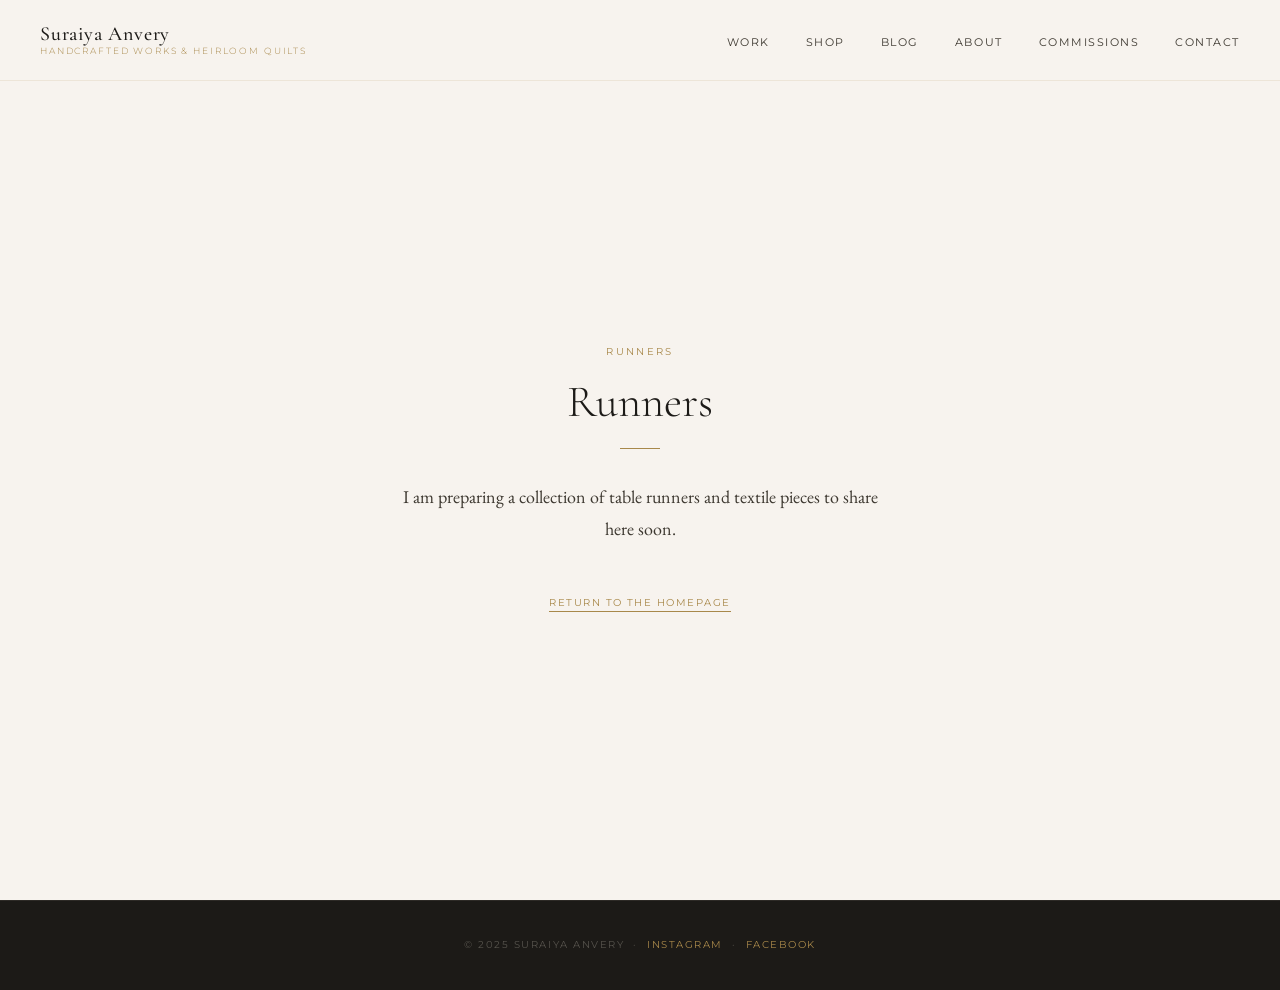
<file: runners.html>
<!DOCTYPE html>
<html lang="en">
<head>
  <meta charset="UTF-8" />
  <meta name="viewport" content="width=device-width, initial-scale=1.0" />
  <title>Runners — Suraiya Anvery</title>
  <meta name="description" content="A collection of table runners and textile pieces by Suraiya Anvery — coming soon." />
  <link rel="stylesheet" href="css/style.css" />
  <link rel="preconnect" href="https://fonts.googleapis.com" />
  <link rel="preconnect" href="https://fonts.gstatic.com" crossorigin />
</head>
<body>

<nav class="nav scrolled" role="navigation" aria-label="Main navigation">
  <a href="/" class="nav-brand" aria-label="Suraiya Anvery home">
    <span class="name">Suraiya Anvery</span>
    <span class="tagline">Handcrafted Works &amp; Heirloom Quilts</span>
  </a>
  <ul class="nav-links">
    <li class="nav-has-dropdown">
      <a href="/work.html">Work</a>
      <ul class="nav-dropdown" aria-label="Work submenu">
        <li><a href="/quilts.html">Quilts</a></li>
        <li><a href="/bags.html">Bags</a></li>
        <li><a href="/pouches.html">Pouches</a></li>
        <li><a href="/table-runners.html">Table Runners</a></li>
        <li><a href="/everyday-essentials.html">Everyday Essentials</a></li>
      </ul>
    </li>
    <li class="nav-has-dropdown">
      <a href="/patterns.html">Shop</a>
      <ul class="nav-dropdown" aria-label="Shop submenu">
        <li><a href="/patterns.html">Patterns</a></li>
        <li><a href="/available-works.html">Available Works</a></li>
      </ul>
    </li>
    <li><a href="/blog.html">Blog</a></li>
    <li><a href="/#about">About</a></li>
    <li><a href="/#commissions">Commissions</a></li>
    <li><a href="/#contact">Contact</a></li>
  </ul>
  <button class="nav-toggle" aria-label="Open menu" aria-expanded="false">
    <span></span><span></span><span></span>
  </button>
</nav>

<div class="nav-mobile" role="navigation" aria-label="Mobile navigation">
  <ul>
    <li class="nav-mobile-group">
      <button class="nav-mobile-group-toggle" aria-expanded="false" aria-controls="mob-work">
        Work <span class="toggle-arrow" aria-hidden="true">▾</span>
      </button>
      <ul class="nav-mobile-sub" id="mob-work">
        <li><a href="/quilts.html">Quilts</a></li>
        <li><a href="/bags.html">Bags</a></li>
        <li><a href="/pouches.html">Pouches</a></li>
        <li><a href="/table-runners.html">Table Runners</a></li>
        <li><a href="/everyday-essentials.html">Everyday Essentials</a></li>
      </ul>
    </li>
    <li class="nav-mobile-group">
      <button class="nav-mobile-group-toggle" aria-expanded="false" aria-controls="mob-shop">
        Shop <span class="toggle-arrow" aria-hidden="true">▾</span>
      </button>
      <ul class="nav-mobile-sub" id="mob-shop">
        <li><a href="/patterns.html">Patterns</a></li>
        <li><a href="/available-works.html">Available Works</a></li>
      </ul>
    </li>
    <li><a href="/blog.html">Blog</a></li>
    <li><a href="/#about">About</a></li>
    <li><a href="/#commissions">Commissions</a></li>
    <li><a href="/#contact">Contact</a></li>
  </ul>
</div>

<main style="min-height: 100vh; display: flex; align-items: center; justify-content: center; padding: 140px 24px 80px; text-align: center;">
  <div>
    <span class="section-eyebrow">Runners</span>
    <h1 class="section-title" style="margin-top: 8px;">Runners</h1>
    <div class="section-rule centered" style="margin-bottom: 32px;"></div>
    <p style="font-family: var(--font-body); font-size: 1.125rem; color: var(--ink-soft); max-width: 480px; margin: 0 auto 40px;">
      I am preparing a collection of table runners and textile pieces to share here soon.
    </p>
    <a href="/" style="font-family: var(--font-utility); font-size: 0.65rem; letter-spacing: 0.14em; text-transform: uppercase; color: var(--gold); border-bottom: 1px solid var(--gold); padding-bottom: 2px;">Return to the homepage</a>
  </div>
</main>

<footer class="footer" role="contentinfo">
  <p>&copy; 2025 Suraiya Anvery &nbsp;&middot;&nbsp;
    <a href="https://www.instagram.com/suraiya.anvery" target="_blank" rel="noopener noreferrer">Instagram</a>
    &nbsp;&middot;&nbsp;
    <a href="https://www.facebook.com/suraiya.khalidanvery" target="_blank" rel="noopener noreferrer">Facebook</a>
  </p>
</footer>

<script src="js/main.js"></script>
</body>
</html>
</file>
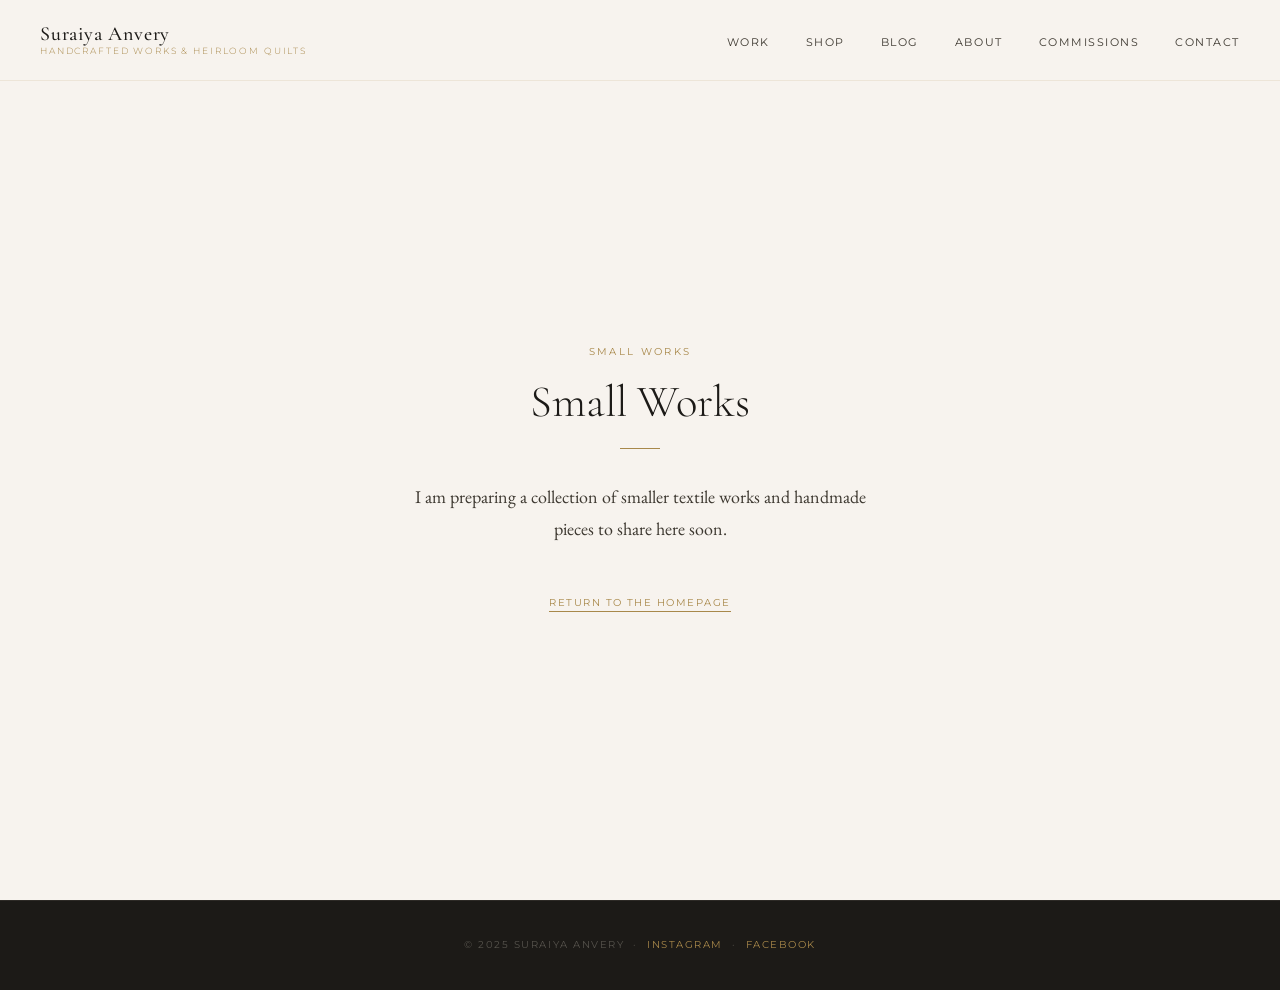
<file: small-works.html>
<!DOCTYPE html>
<html lang="en">
<head>
  <meta charset="UTF-8" />
  <meta name="viewport" content="width=device-width, initial-scale=1.0" />
  <title>Small Works — Suraiya Anvery</title>
  <meta name="description" content="A collection of smaller textile works and handmade pieces by Suraiya Anvery — coming soon." />
  <link rel="stylesheet" href="css/style.css" />
  <link rel="preconnect" href="https://fonts.googleapis.com" />
  <link rel="preconnect" href="https://fonts.gstatic.com" crossorigin />
</head>
<body>

<nav class="nav scrolled" role="navigation" aria-label="Main navigation">
  <a href="/" class="nav-brand" aria-label="Suraiya Anvery home">
    <span class="name">Suraiya Anvery</span>
    <span class="tagline">Handcrafted Works &amp; Heirloom Quilts</span>
  </a>
  <ul class="nav-links">
    <li class="nav-has-dropdown">
      <a href="/work.html">Work</a>
      <ul class="nav-dropdown" aria-label="Work submenu">
        <li><a href="/quilts.html">Quilts</a></li>
        <li><a href="/bags.html">Bags</a></li>
        <li><a href="/pouches.html">Pouches</a></li>
        <li><a href="/table-runners.html">Table Runners</a></li>
        <li><a href="/everyday-essentials.html">Everyday Essentials</a></li>
      </ul>
    </li>
    <li class="nav-has-dropdown">
      <a href="/patterns.html">Shop</a>
      <ul class="nav-dropdown" aria-label="Shop submenu">
        <li><a href="/patterns.html">Patterns</a></li>
        <li><a href="/available-works.html">Available Works</a></li>
      </ul>
    </li>
    <li><a href="/blog.html">Blog</a></li>
    <li><a href="/#about">About</a></li>
    <li><a href="/#commissions">Commissions</a></li>
    <li><a href="/#contact">Contact</a></li>
  </ul>
  <button class="nav-toggle" aria-label="Open menu" aria-expanded="false">
    <span></span><span></span><span></span>
  </button>
</nav>

<div class="nav-mobile" role="navigation" aria-label="Mobile navigation">
  <ul>
    <li class="nav-mobile-group">
      <button class="nav-mobile-group-toggle" aria-expanded="false" aria-controls="mob-work">
        Work <span class="toggle-arrow" aria-hidden="true">▾</span>
      </button>
      <ul class="nav-mobile-sub" id="mob-work">
        <li><a href="/quilts.html">Quilts</a></li>
        <li><a href="/bags.html">Bags</a></li>
        <li><a href="/pouches.html">Pouches</a></li>
        <li><a href="/table-runners.html">Table Runners</a></li>
        <li><a href="/everyday-essentials.html">Everyday Essentials</a></li>
      </ul>
    </li>
    <li class="nav-mobile-group">
      <button class="nav-mobile-group-toggle" aria-expanded="false" aria-controls="mob-shop">
        Shop <span class="toggle-arrow" aria-hidden="true">▾</span>
      </button>
      <ul class="nav-mobile-sub" id="mob-shop">
        <li><a href="/patterns.html">Patterns</a></li>
        <li><a href="/available-works.html">Available Works</a></li>
      </ul>
    </li>
    <li><a href="/blog.html">Blog</a></li>
    <li><a href="/#about">About</a></li>
    <li><a href="/#commissions">Commissions</a></li>
    <li><a href="/#contact">Contact</a></li>
  </ul>
</div>

<main style="min-height: 100vh; display: flex; align-items: center; justify-content: center; padding: 140px 24px 80px; text-align: center;">
  <div>
    <span class="section-eyebrow">Small Works</span>
    <h1 class="section-title" style="margin-top: 8px;">Small Works</h1>
    <div class="section-rule centered" style="margin-bottom: 32px;"></div>
    <p style="font-family: var(--font-body); font-size: 1.125rem; color: var(--ink-soft); max-width: 480px; margin: 0 auto 40px;">
      I am preparing a collection of smaller textile works and handmade pieces to share here soon.
    </p>
    <a href="/" style="font-family: var(--font-utility); font-size: 0.65rem; letter-spacing: 0.14em; text-transform: uppercase; color: var(--gold); border-bottom: 1px solid var(--gold); padding-bottom: 2px;">Return to the homepage</a>
  </div>
</main>

<footer class="footer" role="contentinfo">
  <p>&copy; 2025 Suraiya Anvery &nbsp;&middot;&nbsp;
    <a href="https://www.instagram.com/suraiya.anvery" target="_blank" rel="noopener noreferrer">Instagram</a>
    &nbsp;&middot;&nbsp;
    <a href="https://www.facebook.com/suraiya.khalidanvery" target="_blank" rel="noopener noreferrer">Facebook</a>
  </p>
</footer>

<script src="js/main.js"></script>
</body>
</html>
</file>
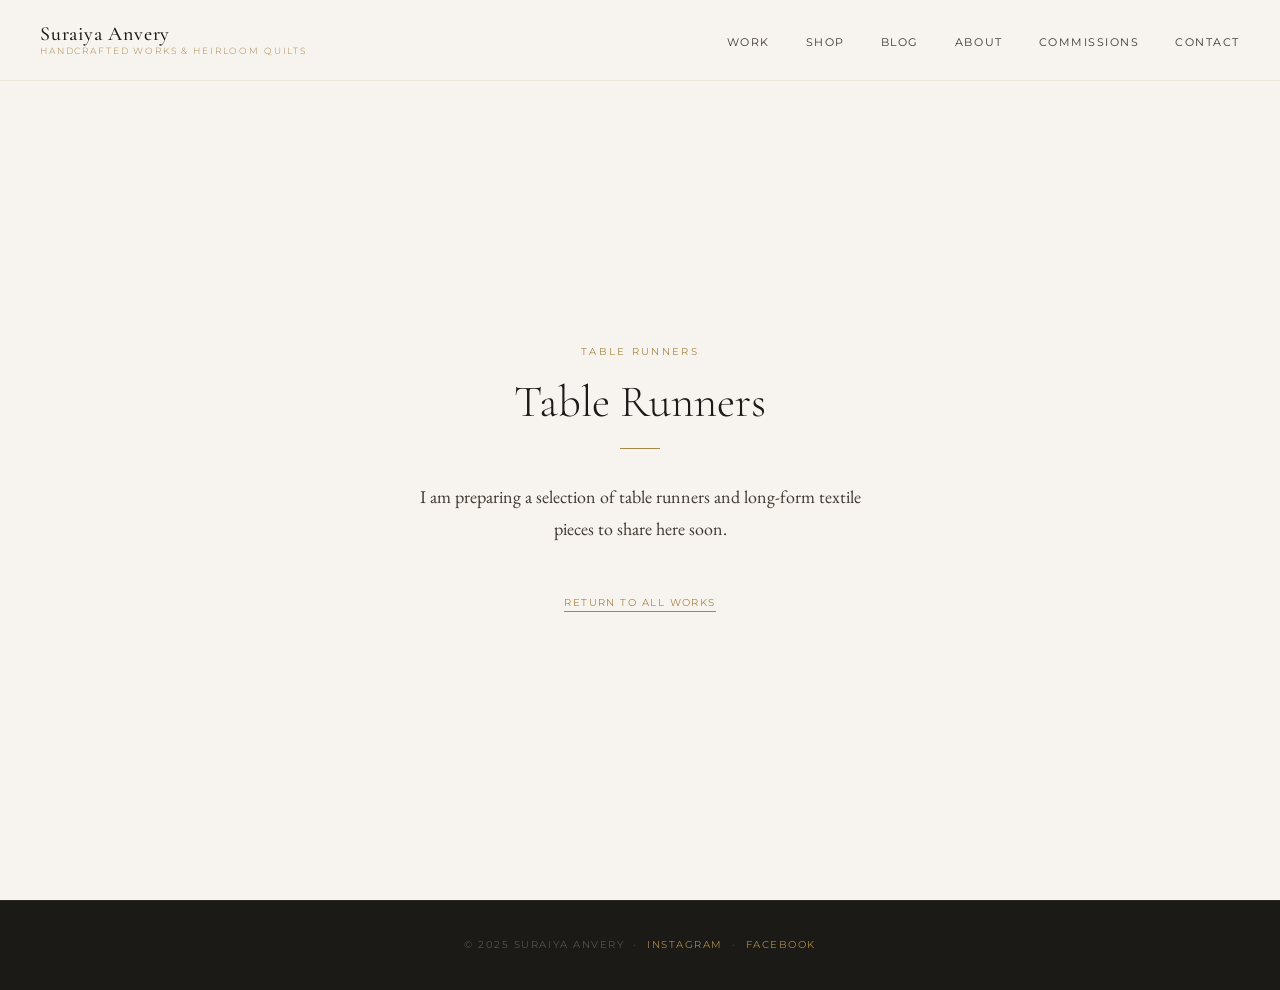
<file: table-runners.html>
<!DOCTYPE html>
<html lang="en">
<head>
  <meta charset="UTF-8" />
  <meta name="viewport" content="width=device-width, initial-scale=1.0" />
  <title>Table Runners — Suraiya Anvery</title>
  <meta name="description" content="A selection of table runners and long-form textile pieces by Suraiya Anvery — coming soon." />
  <link rel="stylesheet" href="css/style.css" />
  <link rel="preconnect" href="https://fonts.googleapis.com" />
  <link rel="preconnect" href="https://fonts.gstatic.com" crossorigin />
</head>
<body>

<nav class="nav scrolled" role="navigation" aria-label="Main navigation">
  <a href="/" class="nav-brand" aria-label="Suraiya Anvery home">
    <span class="name">Suraiya Anvery</span>
    <span class="tagline">Handcrafted Works &amp; Heirloom Quilts</span>
  </a>
  <ul class="nav-links">
    <li class="nav-has-dropdown">
      <a href="/work.html">Work</a>
      <ul class="nav-dropdown" aria-label="Work submenu">
        <li><a href="/quilts.html">Quilts</a></li>
        <li><a href="/bags.html">Bags</a></li>
        <li><a href="/pouches.html">Pouches</a></li>
        <li><a href="/table-runners.html">Table Runners</a></li>
        <li><a href="/everyday-essentials.html">Everyday Essentials</a></li>
      </ul>
    </li>
    <li class="nav-has-dropdown">
      <a href="/patterns.html">Shop</a>
      <ul class="nav-dropdown" aria-label="Shop submenu">
        <li><a href="/patterns.html">Patterns</a></li>
        <li><a href="/available-works.html">Available Works</a></li>
      </ul>
    </li>
    <li><a href="/blog.html">Blog</a></li>
    <li><a href="/#about">About</a></li>
    <li><a href="/#commissions">Commissions</a></li>
    <li><a href="/#contact">Contact</a></li>
  </ul>
  <button class="nav-toggle" aria-label="Open menu" aria-expanded="false">
    <span></span><span></span><span></span>
  </button>
</nav>

<div class="nav-mobile" role="navigation" aria-label="Mobile navigation">
  <ul>
    <li class="nav-mobile-group">
      <button class="nav-mobile-group-toggle" aria-expanded="false" aria-controls="mob-work">
        Work <span class="toggle-arrow" aria-hidden="true">▾</span>
      </button>
      <ul class="nav-mobile-sub" id="mob-work">
        <li><a href="/quilts.html">Quilts</a></li>
        <li><a href="/bags.html">Bags</a></li>
        <li><a href="/pouches.html">Pouches</a></li>
        <li><a href="/table-runners.html">Table Runners</a></li>
        <li><a href="/everyday-essentials.html">Everyday Essentials</a></li>
      </ul>
    </li>
    <li class="nav-mobile-group">
      <button class="nav-mobile-group-toggle" aria-expanded="false" aria-controls="mob-shop">
        Shop <span class="toggle-arrow" aria-hidden="true">▾</span>
      </button>
      <ul class="nav-mobile-sub" id="mob-shop">
        <li><a href="/patterns.html">Patterns</a></li>
        <li><a href="/available-works.html">Available Works</a></li>
      </ul>
    </li>
    <li><a href="/blog.html">Blog</a></li>
    <li><a href="/#about">About</a></li>
    <li><a href="/#commissions">Commissions</a></li>
    <li><a href="/#contact">Contact</a></li>
  </ul>
</div>

<main style="min-height: 100vh; display: flex; align-items: center; justify-content: center; padding: 140px 24px 80px; text-align: center;">
  <div>
    <span class="section-eyebrow">Table Runners</span>
    <h1 class="section-title" style="margin-top: 8px;">Table Runners</h1>
    <div class="section-rule centered" style="margin-bottom: 32px;"></div>
    <p style="font-family: var(--font-body); font-size: 1.125rem; color: var(--ink-soft); max-width: 480px; margin: 0 auto 40px;">
      I am preparing a selection of table runners and long-form textile pieces to share here soon.
    </p>
    <a href="/index.html#gallery" style="font-family: var(--font-utility); font-size: 0.65rem; letter-spacing: 0.14em; text-transform: uppercase; color: var(--gold); border-bottom: 1px solid var(--gold); padding-bottom: 2px;">Return to All Works</a>
  </div>
</main>

<footer class="footer" role="contentinfo">
  <p>&copy; 2025 Suraiya Anvery &nbsp;&middot;&nbsp;
    <a href="https://www.instagram.com/suraiya.anvery" target="_blank" rel="noopener noreferrer">Instagram</a>
    &nbsp;&middot;&nbsp;
    <a href="https://www.facebook.com/suraiya.khalidanvery" target="_blank" rel="noopener noreferrer">Facebook</a>
  </p>
</footer>

<script src="js/main.js"></script>
</body>
</html>
</file>
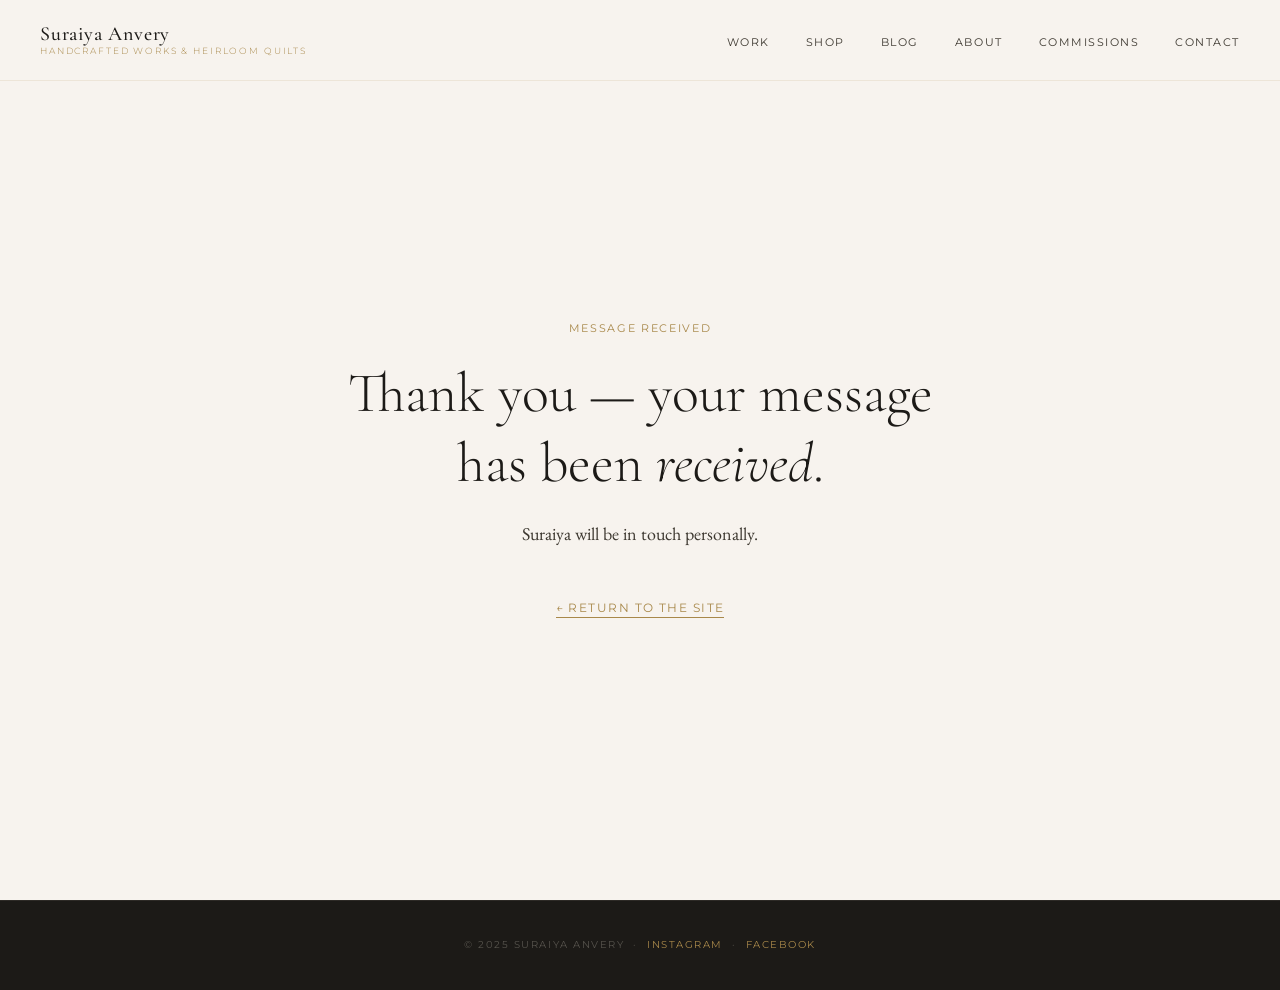
<file: thank-you.html>
<!DOCTYPE html>
<html lang="en">
<head>
  <meta charset="UTF-8" />
  <meta name="viewport" content="width=device-width, initial-scale=1.0" />
  <title>Thank You — Suraiya Anvery</title>
  <meta name="robots" content="noindex" />
  <link rel="stylesheet" href="css/style.css" />
</head>
<body>
  <nav class="nav scrolled" role="navigation" aria-label="Main navigation">
    <a href="/" class="nav-brand" aria-label="Suraiya Anvery home">
      <span class="name">Suraiya Anvery</span>
      <span class="tagline">Handcrafted Works &amp; Heirloom Quilts</span>
    </a>
    <ul class="nav-links">
      <li class="nav-has-dropdown">
        <a href="/work.html">Work</a>
        <ul class="nav-dropdown" aria-label="Work submenu">
          <li><a href="/work.html">All Work</a></li>
          <li><a href="/quilts.html">Quilts</a></li>
          <li><a href="/bags.html">Bags</a></li>
          <li><a href="/small-works.html">Small Works</a></li>
          <li><a href="/wall-hangings.html">Wall Hangings</a></li>
          <li><a href="/runners.html">Runners</a></li>
        </ul>
      </li>
      <li class="nav-has-dropdown">
        <a href="/patterns.html">Shop</a>
        <ul class="nav-dropdown" aria-label="Shop submenu">
          <li><a href="/patterns.html">Patterns</a></li>
          <li><a href="/available-works.html">Available Works</a></li>
        </ul>
      </li>
      <li><a href="/blog.html">Blog</a></li>
      <li><a href="/#about">About</a></li>
      <li><a href="/#commissions">Commissions</a></li>
      <li><a href="/#contact">Contact</a></li>
    </ul>
    <button class="nav-toggle" aria-label="Open menu" aria-expanded="false">
      <span></span><span></span><span></span>
    </button>
  </nav>

  <div class="nav-mobile" role="navigation" aria-label="Mobile navigation">
    <ul>
      <li class="nav-mobile-group">
        <button class="nav-mobile-group-toggle" aria-expanded="false" aria-controls="mob-work">
          Work <span class="toggle-arrow" aria-hidden="true">▾</span>
        </button>
        <ul class="nav-mobile-sub" id="mob-work">
          <li><a href="/work.html">All Work</a></li>
          <li><a href="/quilts.html">Quilts</a></li>
          <li><a href="/bags.html">Bags</a></li>
          <li><a href="/small-works.html">Small Works</a></li>
          <li><a href="/wall-hangings.html">Wall Hangings</a></li>
          <li><a href="/runners.html">Runners</a></li>
        </ul>
      </li>
      <li class="nav-mobile-group">
        <button class="nav-mobile-group-toggle" aria-expanded="false" aria-controls="mob-shop">
          Shop <span class="toggle-arrow" aria-hidden="true">▾</span>
        </button>
        <ul class="nav-mobile-sub" id="mob-shop">
          <li><a href="/patterns.html">Patterns</a></li>
          <li><a href="/available-works.html">Available Works</a></li>
        </ul>
      </li>
      <li><a href="/blog.html">Blog</a></li>
      <li><a href="/#about">About</a></li>
      <li><a href="/#commissions">Commissions</a></li>
      <li><a href="/#contact">Contact</a></li>
    </ul>
  </div>

  <main style="min-height: 100vh; display: flex; align-items: center; justify-content: center; padding: 120px 24px 80px; text-align: center;">
    <div>
      <span style="font-family: var(--font-utility); font-size: 0.7rem; letter-spacing: 0.15em; text-transform: uppercase; color: var(--gold); display: block; margin-bottom: 20px;">Message Received</span>
      <h1 style="font-family: var(--font-display); font-size: clamp(2rem, 5vw, 3.5rem); font-weight: 300; color: var(--ink); line-height: 1.25; margin-bottom: 20px;">
        Thank you — your message<br>has been <em>received</em>.
      </h1>
      <p style="font-family: var(--font-body); font-size: 1.125rem; color: var(--ink-soft); margin-bottom: 40px;">
        Suraiya will be in touch personally.
      </p>
      <a href="/" style="font-family: var(--font-utility); font-size: 0.75rem; letter-spacing: 0.12em; text-transform: uppercase; color: var(--gold); border-bottom: 1px solid var(--gold); padding-bottom: 2px;">
        ← Return to the site
      </a>
    </div>
  </main>

  <footer class="footer" role="contentinfo">
    <p>&copy; 2025 Suraiya Anvery &nbsp;&middot;&nbsp;
      <a href="https://www.instagram.com/suraiya.anvery" target="_blank" rel="noopener noreferrer">Instagram</a>
      &nbsp;&middot;&nbsp;
      <a href="https://www.facebook.com/suraiya.khalidanvery" target="_blank" rel="noopener noreferrer">Facebook</a>
    </p>
  </footer>

  <script src="js/main.js"></script>
</body>
</html>
</file>
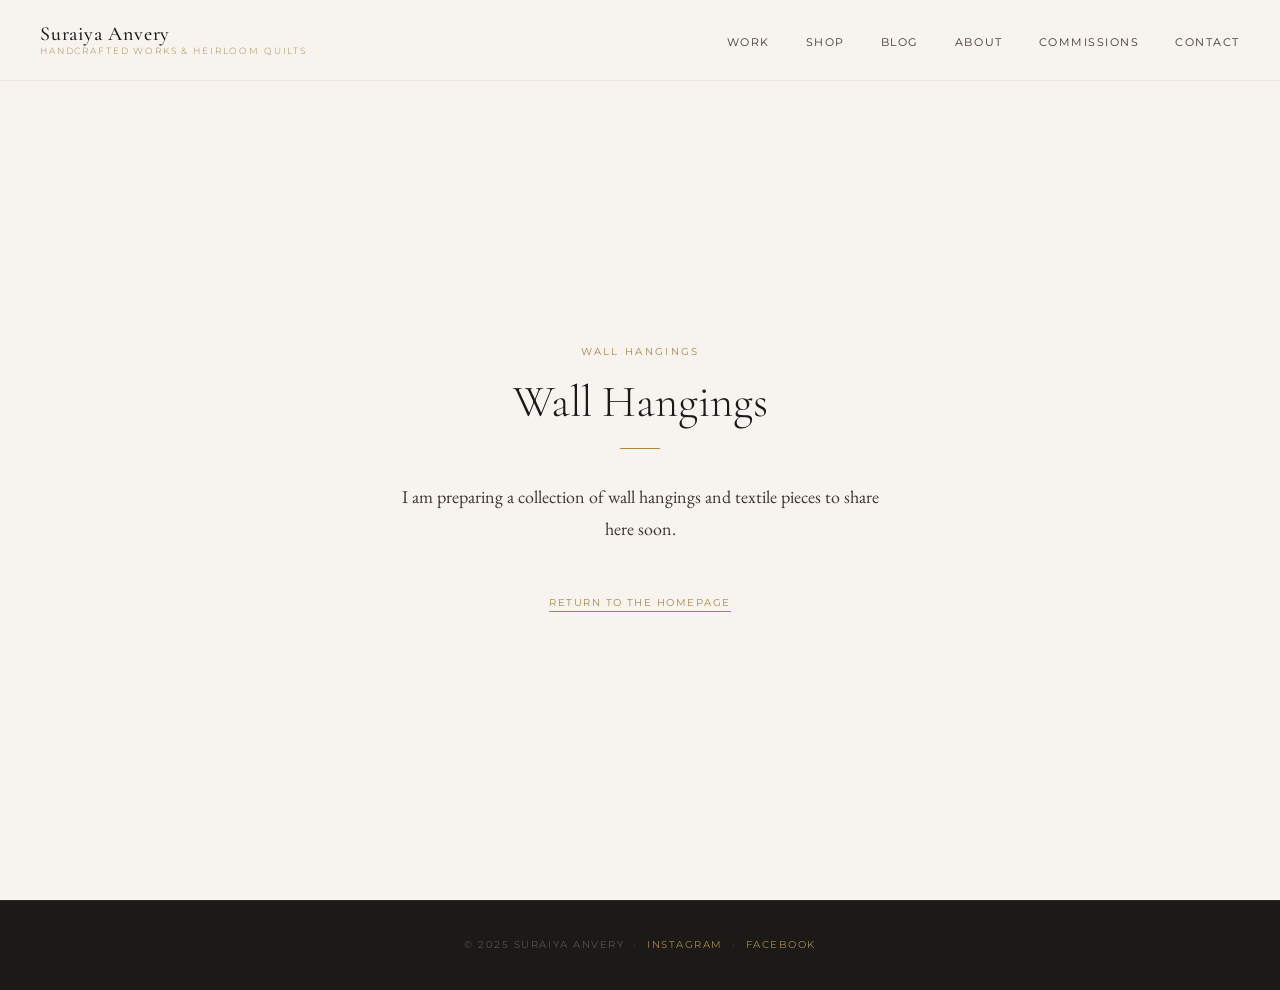
<file: wall-hangings.html>
<!DOCTYPE html>
<html lang="en">
<head>
  <meta charset="UTF-8" />
  <meta name="viewport" content="width=device-width, initial-scale=1.0" />
  <title>Wall Hangings — Suraiya Anvery</title>
  <meta name="description" content="A collection of wall hangings by Suraiya Anvery — coming soon." />
  <link rel="stylesheet" href="css/style.css" />
  <link rel="preconnect" href="https://fonts.googleapis.com" />
  <link rel="preconnect" href="https://fonts.gstatic.com" crossorigin />
</head>
<body>

<nav class="nav scrolled" role="navigation" aria-label="Main navigation">
  <a href="/" class="nav-brand" aria-label="Suraiya Anvery home">
    <span class="name">Suraiya Anvery</span>
    <span class="tagline">Handcrafted Works &amp; Heirloom Quilts</span>
  </a>
  <ul class="nav-links">
    <li class="nav-has-dropdown">
      <a href="/work.html">Work</a>
      <ul class="nav-dropdown" aria-label="Work submenu">
        <li><a href="/quilts.html">Quilts</a></li>
        <li><a href="/bags.html">Bags</a></li>
        <li><a href="/pouches.html">Pouches</a></li>
        <li><a href="/table-runners.html">Table Runners</a></li>
        <li><a href="/everyday-essentials.html">Everyday Essentials</a></li>
      </ul>
    </li>
    <li class="nav-has-dropdown">
      <a href="/patterns.html">Shop</a>
      <ul class="nav-dropdown" aria-label="Shop submenu">
        <li><a href="/patterns.html">Patterns</a></li>
        <li><a href="/available-works.html">Available Works</a></li>
      </ul>
    </li>
    <li><a href="/blog.html">Blog</a></li>
    <li><a href="/#about">About</a></li>
    <li><a href="/#commissions">Commissions</a></li>
    <li><a href="/#contact">Contact</a></li>
  </ul>
  <button class="nav-toggle" aria-label="Open menu" aria-expanded="false">
    <span></span><span></span><span></span>
  </button>
</nav>

<div class="nav-mobile" role="navigation" aria-label="Mobile navigation">
  <ul>
    <li class="nav-mobile-group">
      <button class="nav-mobile-group-toggle" aria-expanded="false" aria-controls="mob-work">
        Work <span class="toggle-arrow" aria-hidden="true">▾</span>
      </button>
      <ul class="nav-mobile-sub" id="mob-work">
        <li><a href="/quilts.html">Quilts</a></li>
        <li><a href="/bags.html">Bags</a></li>
        <li><a href="/pouches.html">Pouches</a></li>
        <li><a href="/table-runners.html">Table Runners</a></li>
        <li><a href="/everyday-essentials.html">Everyday Essentials</a></li>
      </ul>
    </li>
    <li class="nav-mobile-group">
      <button class="nav-mobile-group-toggle" aria-expanded="false" aria-controls="mob-shop">
        Shop <span class="toggle-arrow" aria-hidden="true">▾</span>
      </button>
      <ul class="nav-mobile-sub" id="mob-shop">
        <li><a href="/patterns.html">Patterns</a></li>
        <li><a href="/available-works.html">Available Works</a></li>
      </ul>
    </li>
    <li><a href="/blog.html">Blog</a></li>
    <li><a href="/#about">About</a></li>
    <li><a href="/#commissions">Commissions</a></li>
    <li><a href="/#contact">Contact</a></li>
  </ul>
</div>

<main style="min-height: 100vh; display: flex; align-items: center; justify-content: center; padding: 140px 24px 80px; text-align: center;">
  <div>
    <span class="section-eyebrow">Wall Hangings</span>
    <h1 class="section-title" style="margin-top: 8px;">Wall Hangings</h1>
    <div class="section-rule centered" style="margin-bottom: 32px;"></div>
    <p style="font-family: var(--font-body); font-size: 1.125rem; color: var(--ink-soft); max-width: 480px; margin: 0 auto 40px;">
      I am preparing a collection of wall hangings and textile pieces to share here soon.
    </p>
    <a href="/" style="font-family: var(--font-utility); font-size: 0.65rem; letter-spacing: 0.14em; text-transform: uppercase; color: var(--gold); border-bottom: 1px solid var(--gold); padding-bottom: 2px;">Return to the homepage</a>
  </div>
</main>

<footer class="footer" role="contentinfo">
  <p>&copy; 2025 Suraiya Anvery &nbsp;&middot;&nbsp;
    <a href="https://www.instagram.com/suraiya.anvery" target="_blank" rel="noopener noreferrer">Instagram</a>
    &nbsp;&middot;&nbsp;
    <a href="https://www.facebook.com/suraiya.khalidanvery" target="_blank" rel="noopener noreferrer">Facebook</a>
  </p>
</footer>

<script src="js/main.js"></script>
</body>
</html>
</file>
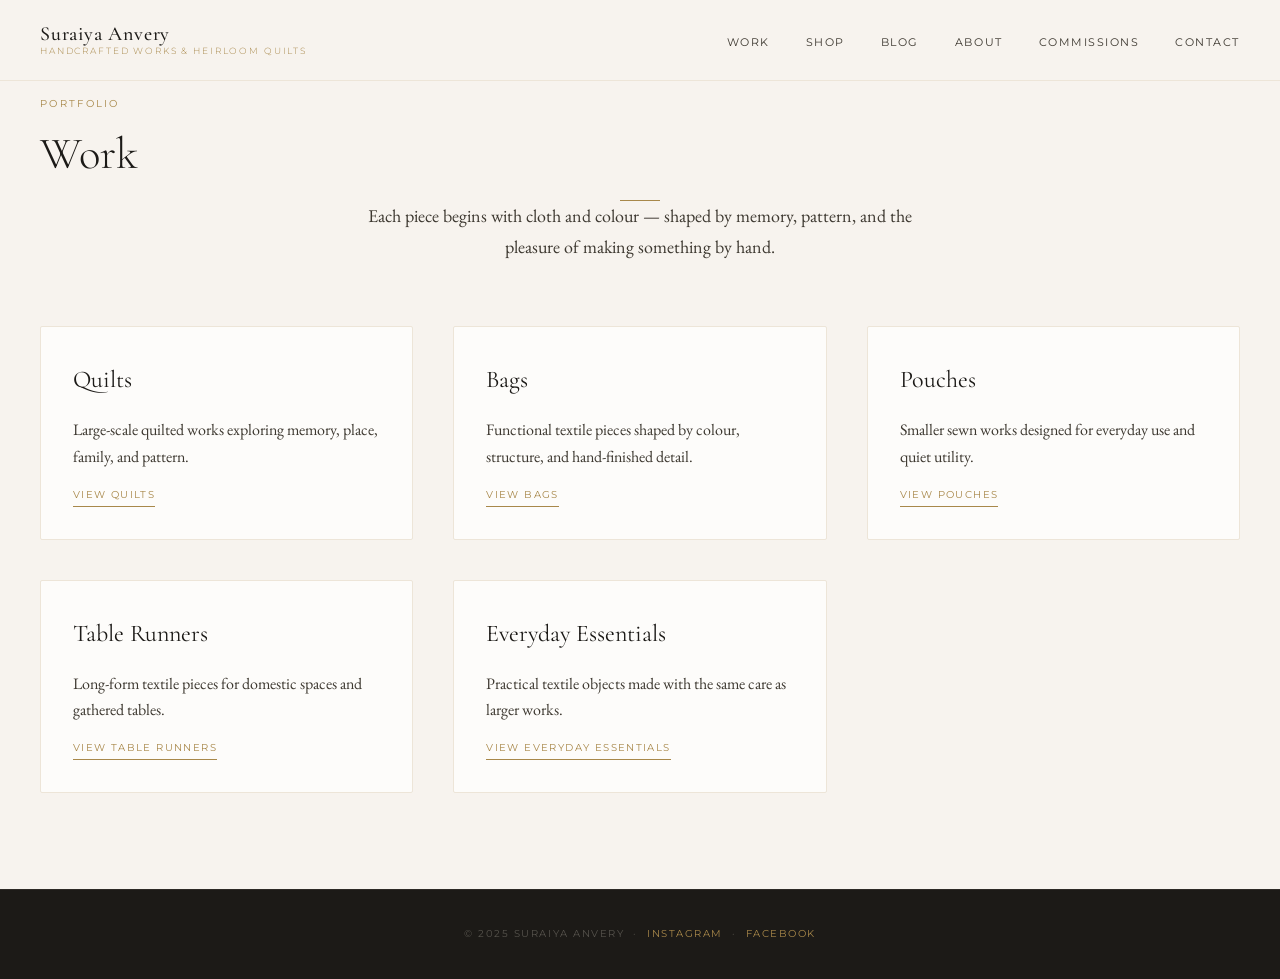
<file: work.html>
<!DOCTYPE html>
<html lang="en">
<head>
  <meta charset="UTF-8" />
  <meta name="viewport" content="width=device-width, initial-scale=1.0" />
  <title>Work — Suraiya Anvery</title>
  <meta name="description" content="Explore the work of Suraiya Anvery — quilts, bags, pouches, table runners, and everyday textile essentials." />
  <link rel="stylesheet" href="css/style.css" />
  <link rel="preconnect" href="https://fonts.googleapis.com" />
  <link rel="preconnect" href="https://fonts.gstatic.com" crossorigin />
</head>
<body>

<nav class="nav scrolled" role="navigation" aria-label="Main navigation">
  <a href="/" class="nav-brand" aria-label="Suraiya Anvery home">
    <span class="name">Suraiya Anvery</span>
    <span class="tagline">Handcrafted Works &amp; Heirloom Quilts</span>
  </a>
  <ul class="nav-links">
    <li class="nav-has-dropdown">
      <a href="/work.html">Work</a>
      <ul class="nav-dropdown" aria-label="Work submenu">
        <li><a href="/quilts.html">Quilts</a></li>
        <li><a href="/bags.html">Bags</a></li>
        <li><a href="/pouches.html">Pouches</a></li>
        <li><a href="/table-runners.html">Table Runners</a></li>
        <li><a href="/everyday-essentials.html">Everyday Essentials</a></li>
      </ul>
    </li>
    <li class="nav-has-dropdown">
      <a href="/patterns.html">Shop</a>
      <ul class="nav-dropdown" aria-label="Shop submenu">
        <li><a href="/patterns.html">Patterns</a></li>
        <li><a href="/available-works.html">Available Works</a></li>
      </ul>
    </li>
    <li><a href="/blog.html">Blog</a></li>
    <li><a href="/#about">About</a></li>
    <li><a href="/#commissions">Commissions</a></li>
    <li><a href="/#contact">Contact</a></li>
  </ul>
  <button class="nav-toggle" aria-label="Open menu" aria-expanded="false">
    <span></span><span></span><span></span>
  </button>
</nav>

<div class="nav-mobile" role="navigation" aria-label="Mobile navigation">
  <ul>
    <li class="nav-mobile-group">
      <button class="nav-mobile-group-toggle" aria-expanded="false" aria-controls="mob-work">
        Work <span class="toggle-arrow" aria-hidden="true">▾</span>
      </button>
      <ul class="nav-mobile-sub" id="mob-work">
        <li><a href="/quilts.html">Quilts</a></li>
        <li><a href="/bags.html">Bags</a></li>
        <li><a href="/pouches.html">Pouches</a></li>
        <li><a href="/table-runners.html">Table Runners</a></li>
        <li><a href="/everyday-essentials.html">Everyday Essentials</a></li>
      </ul>
    </li>
    <li class="nav-mobile-group">
      <button class="nav-mobile-group-toggle" aria-expanded="false" aria-controls="mob-shop">
        Shop <span class="toggle-arrow" aria-hidden="true">▾</span>
      </button>
      <ul class="nav-mobile-sub" id="mob-shop">
        <li><a href="/patterns.html">Patterns</a></li>
        <li><a href="/available-works.html">Available Works</a></li>
      </ul>
    </li>
    <li><a href="/blog.html">Blog</a></li>
    <li><a href="/#about">About</a></li>
    <li><a href="/#commissions">Commissions</a></li>
    <li><a href="/#contact">Contact</a></li>
  </ul>
</div>

<main class="section work-overview">
  <div class="section-inner">
    <div class="section-header">
      <span class="section-eyebrow">Portfolio</span>
      <h1 class="section-title">Work</h1>
      <div class="section-rule centered"></div>
      <p class="work-overview-intro">
        Each piece begins with cloth and colour — shaped by memory, pattern, and the pleasure of making something by hand.
      </p>
    </div>

    <div class="work-category-grid">

      <article class="work-category-card">
        <!-- image slot: <div class="work-category-card-img"><img src="/assets/images/work/quilts/[filename]" alt="Quilts" /></div> -->
        <h2 class="work-category-card-title">Quilts</h2>
        <p class="work-category-card-desc">Large-scale quilted works exploring memory, place, family, and pattern.</p>
        <a href="/quilts.html" class="work-category-card-link">View quilts</a>
      </article>

      <article class="work-category-card">
        <!-- image slot: <div class="work-category-card-img"><img src="/assets/images/work/bags/[filename]" alt="Bags" /></div> -->
        <h2 class="work-category-card-title">Bags</h2>
        <p class="work-category-card-desc">Functional textile pieces shaped by colour, structure, and hand-finished detail.</p>
        <a href="/bags.html" class="work-category-card-link">View bags</a>
      </article>

      <article class="work-category-card">
        <!-- image slot: <div class="work-category-card-img"><img src="/assets/images/work/pouches/[filename]" alt="Pouches" /></div> -->
        <h2 class="work-category-card-title">Pouches</h2>
        <p class="work-category-card-desc">Smaller sewn works designed for everyday use and quiet utility.</p>
        <a href="/pouches.html" class="work-category-card-link">View pouches</a>
      </article>

      <article class="work-category-card">
        <!-- image slot: <div class="work-category-card-img"><img src="/assets/images/work/table-runners/[filename]" alt="Table Runners" /></div> -->
        <h2 class="work-category-card-title">Table Runners</h2>
        <p class="work-category-card-desc">Long-form textile pieces for domestic spaces and gathered tables.</p>
        <a href="/table-runners.html" class="work-category-card-link">View table runners</a>
      </article>

      <article class="work-category-card">
        <!-- image slot: <div class="work-category-card-img"><img src="/assets/images/work/everyday-essentials/[filename]" alt="Everyday Essentials" /></div> -->
        <h2 class="work-category-card-title">Everyday Essentials</h2>
        <p class="work-category-card-desc">Practical textile objects made with the same care as larger works.</p>
        <a href="/everyday-essentials.html" class="work-category-card-link">View everyday essentials</a>
      </article>

    </div>
  </div>
</main>

<footer class="footer" role="contentinfo">
  <p>&copy; 2025 Suraiya Anvery &nbsp;&middot;&nbsp;
    <a href="https://www.instagram.com/suraiya.anvery" target="_blank" rel="noopener noreferrer">Instagram</a>
    &nbsp;&middot;&nbsp;
    <a href="https://www.facebook.com/suraiya.khalidanvery" target="_blank" rel="noopener noreferrer">Facebook</a>
  </p>
</footer>

<script src="js/main.js"></script>
</body>
</html>
</file>
<file: css/style.css>
/* ============================================
   SURAIYA ANVERY — HANDCRAFTED WORKS
   v2 — Inspired by Lo & Behold Stitchery
   Full-bleed, story-first, warm & elegant
   ============================================ */

@import url('https://fonts.googleapis.com/css2?family=Cormorant+Garamond:ital,wght@0,300;0,400;0,500;0,600;1,300;1,400;1,500&family=EB+Garamond:ital,wght@0,400;0,500;1,400&family=Montserrat:wght@300;400;500&display=swap');

/* ---- TOKENS ---- */
:root {
  --cream:       #F7F3EE;
  --parchment:   #EDE5D8;
  --ink:         #1C1A17;
  --ink-soft:    #3D3830;
  --gold:        #A8884A;
  --gold-light:  #C9A96E;
  --blush:       #C8A09A;
  --mist:        #8A8178;
  --white:       #FDFCFA;
  --rose:        #C4887E;

  --font-display: 'Cormorant Garamond', Georgia, serif;
  --font-body:    'EB Garamond', Georgia, serif;
  --font-utility: 'Montserrat', sans-serif;

  --max-w: 1200px;
  --section-pad: 96px 24px;
  --radius: 2px;
  --transition: 0.35s ease;
}

/* ---- RESET ---- */
*, *::before, *::after { box-sizing: border-box; margin: 0; padding: 0; }
html { scroll-behavior: smooth; font-size: 16px; }
body {
  background: var(--cream);
  color: var(--ink);
  font-family: var(--font-body);
  font-size: 1.125rem;
  line-height: 1.75;
  -webkit-font-smoothing: antialiased;
}
img { display: block; max-width: 100%; height: auto; }
a { color: inherit; text-decoration: none; }
button { cursor: pointer; border: none; background: none; font: inherit; }

/* ---- NAVIGATION ---- */
.nav {
  position: fixed;
  top: 0; left: 0; right: 0;
  z-index: 100;
  background: transparent;
  padding: 0 40px;
  display: flex;
  align-items: center;
  justify-content: space-between;
  height: 80px;
  transition: background var(--transition), box-shadow var(--transition);
}
.nav.scrolled {
  background: rgba(247, 243, 238, 0.96);
  backdrop-filter: blur(10px);
  box-shadow: 0 1px 0 var(--parchment);
}
.nav-brand {
  display: flex;
  flex-direction: column;
  line-height: 1.15;
}
.nav-brand .name {
  font-family: var(--font-display);
  font-weight: 500;
  font-size: 1.25rem;
  letter-spacing: 0.04em;
  color: var(--cream);
  transition: color var(--transition);
}
.nav.scrolled .nav-brand .name { color: var(--ink); }
.nav-brand .tagline {
  font-family: var(--font-utility);
  font-size: 0.58rem;
  font-weight: 300;
  letter-spacing: 0.2em;
  text-transform: uppercase;
  color: rgba(247,243,238,0.7);
  transition: color var(--transition);
}
.nav.scrolled .nav-brand .tagline { color: var(--gold); }
.nav-links {
  display: flex;
  gap: 36px;
  list-style: none;
}
.nav-links a {
  font-family: var(--font-utility);
  font-size: 0.68rem;
  font-weight: 400;
  letter-spacing: 0.14em;
  text-transform: uppercase;
  color: rgba(247,243,238,0.85);
  position: relative;
  padding-bottom: 3px;
  transition: color var(--transition);
}
.nav.scrolled .nav-links a { color: var(--ink-soft); }
.nav-links a::after {
  content: '';
  position: absolute;
  bottom: 0; left: 0;
  width: 0; height: 1px;
  background: var(--gold);
  transition: width var(--transition);
}
.nav-links a:hover::after { width: 100%; }
.nav-links a:hover { color: var(--cream); }
.nav.scrolled .nav-links a:hover { color: var(--ink); }

/* Hamburger */
.nav-toggle {
  display: none;
  flex-direction: column;
  gap: 5px;
  padding: 4px;
}
.nav-toggle span {
  display: block;
  width: 24px; height: 1.5px;
  background: var(--cream);
  transition: var(--transition);
}
.nav.scrolled .nav-toggle span { background: var(--ink); }
.nav-mobile {
  display: none;
  position: fixed;
  top: 80px; left: 0; right: 0;
  background: var(--cream);
  border-bottom: 1px solid var(--parchment);
  padding: 28px 40px 36px;
  z-index: 99;
}
.nav-mobile.open { display: block; }
.nav-mobile ul { list-style: none; display: flex; flex-direction: column; gap: 22px; }
.nav-mobile a {
  font-family: var(--font-utility);
  font-size: 0.78rem;
  letter-spacing: 0.14em;
  text-transform: uppercase;
  color: var(--ink-soft);
}

/* ---- HERO — full bleed ---- */
.hero {
  position: relative;
  height: 100vh;
  min-height: 600px;
  overflow: hidden;
  display: flex;
  align-items: flex-end;
}
.hero-bg {
  position: absolute;
  inset: 0;
  z-index: 0;
}
.hero-bg img {
  width: 100%;
  height: 100%;
  object-fit: cover;
  object-position: center 30%;
}
.hero-bg::after {
  content: '';
  position: absolute;
  inset: 0;
  background: linear-gradient(
    to top,
    rgba(28,26,23,0.82) 0%,
    rgba(28,26,23,0.4) 45%,
    rgba(28,26,23,0.1) 100%
  );
}
.hero-content {
  position: relative;
  z-index: 1;
  width: 100%;
  max-width: var(--max-w);
  margin: 0 auto;
  padding: 0 64px 80px;
}
.hero-eyebrow {
  font-family: var(--font-utility);
  font-size: 0.62rem;
  font-weight: 400;
  letter-spacing: 0.26em;
  text-transform: uppercase;
  color: var(--gold-light);
  margin-bottom: 20px;
  display: block;
}
.hero-title {
  font-family: var(--font-display);
  font-weight: 300;
  font-size: clamp(3.2rem, 6vw, 6.5rem);
  line-height: 1.02;
  color: var(--cream);
  margin-bottom: 28px;
  max-width: 800px;
}
.hero-title em {
  font-style: italic;
  color: var(--gold-light);
}
.hero-mission {
  font-family: var(--font-display);
  font-style: italic;
  font-weight: 300;
  font-size: clamp(1.1rem, 2vw, 1.45rem);
  color: rgba(247,243,238,0.8);
  max-width: 560px;
  line-height: 1.65;
  margin-bottom: 44px;
  border-left: 2px solid var(--gold);
  padding-left: 20px;
}
.hero-cta {
  display: flex;
  gap: 16px;
  flex-wrap: wrap;
}
.btn-primary {
  font-family: var(--font-utility);
  font-size: 0.68rem;
  font-weight: 500;
  letter-spacing: 0.16em;
  text-transform: uppercase;
  padding: 14px 32px;
  background: var(--cream);
  color: var(--ink);
  transition: background var(--transition), color var(--transition);
}
.btn-primary:hover { background: var(--gold); color: var(--cream); }
.btn-outline {
  font-family: var(--font-utility);
  font-size: 0.68rem;
  font-weight: 500;
  letter-spacing: 0.16em;
  text-transform: uppercase;
  padding: 14px 32px;
  border: 1px solid rgba(247,243,238,0.5);
  color: var(--cream);
  transition: border-color var(--transition), background var(--transition);
}
.btn-outline:hover { border-color: var(--gold); background: rgba(168,136,74,0.15); }

/* ---- PHILOSOPHY STRIP ---- */
.philosophy {
  background: var(--ink);
  padding: 72px 24px;
  text-align: center;
}
.philosophy-inner {
  max-width: 760px;
  margin: 0 auto;
}
.philosophy blockquote {
  font-family: var(--font-display);
  font-style: italic;
  font-weight: 300;
  font-size: clamp(1.5rem, 3vw, 2.4rem);
  color: var(--cream);
  line-height: 1.5;
  margin-bottom: 24px;
}
.philosophy blockquote em { color: var(--gold-light); }
.philosophy cite {
  font-family: var(--font-utility);
  font-size: 0.6rem;
  letter-spacing: 0.22em;
  text-transform: uppercase;
  color: var(--mist);
  font-style: normal;
}

/* ---- SECTION COMMONS ---- */
.section { padding: var(--section-pad); }
.section-inner { max-width: var(--max-w); margin: 0 auto; }
.section-header { margin-bottom: 64px; }
.section-header.centered { text-align: center; }
.section-eyebrow {
  font-family: var(--font-utility);
  font-size: 0.6rem;
  font-weight: 400;
  letter-spacing: 0.24em;
  text-transform: uppercase;
  color: var(--gold);
  margin-bottom: 16px;
  display: block;
}
.section-title {
  font-family: var(--font-display);
  font-weight: 300;
  font-size: clamp(2rem, 3.5vw, 3rem);
  color: var(--ink);
  line-height: 1.15;
}
.section-title em { font-style: italic; color: var(--gold); }
.section-rule {
  width: 40px;
  height: 1px;
  background: var(--gold);
  margin-top: 20px;
}
.section-rule.centered { margin: 20px auto 0; }

/* ---- FEATURED WORKS ---- */
.featured { background: var(--white); }
.featured-grid {
  display: grid;
  grid-template-columns: repeat(3, 1fr);
  gap: 3px;
}
.featured-item {
  position: relative;
  overflow: hidden;
  aspect-ratio: 3/4;
  cursor: pointer;
}
.featured-item img {
  width: 100%;
  height: 100%;
  object-fit: cover;
  transition: transform 0.7s ease;
}
.featured-item:hover img { transform: scale(1.06); }
.featured-overlay {
  position: absolute;
  bottom: 0; left: 0; right: 0;
  padding: 40px 24px 28px;
  background: linear-gradient(to top, rgba(28,26,23,0.88) 0%, transparent 100%);
  transform: translateY(6px);
  opacity: 0;
  transition: all var(--transition);
}
.featured-item:hover .featured-overlay { opacity: 1; transform: translateY(0); }
.featured-overlay h3 {
  font-family: var(--font-display);
  font-size: 1.4rem;
  font-weight: 400;
  color: var(--cream);
  margin-bottom: 6px;
}
.featured-overlay p {
  font-family: var(--font-utility);
  font-size: 0.6rem;
  letter-spacing: 0.12em;
  text-transform: uppercase;
  color: var(--gold-light);
}

/* ---- GALLERY ---- */
.gallery { background: var(--cream); }
.gallery-grid {
  display: grid;
  grid-template-columns: repeat(auto-fill, minmax(320px, 1fr));
  gap: 40px 32px;
}
.gallery-card { display: flex; flex-direction: column; }
.gallery-card-img {
  aspect-ratio: 4/3;
  overflow: hidden;
  margin-bottom: 20px;
  cursor: pointer;
}
.gallery-card-img img {
  width: 100%;
  height: 100%;
  object-fit: cover;
  transition: transform 0.55s ease;
}
.gallery-card:hover .gallery-card-img img { transform: scale(1.04); }
.gallery-card-label {
  font-family: var(--font-utility);
  font-size: 0.58rem;
  letter-spacing: 0.2em;
  text-transform: uppercase;
  color: var(--gold);
  margin-bottom: 8px;
}
.gallery-card h3 {
  font-family: var(--font-display);
  font-size: 1.45rem;
  font-weight: 400;
  color: var(--ink);
  margin-bottom: 10px;
  line-height: 1.2;
}
.gallery-card p {
  font-family: var(--font-body);
  font-size: 0.97rem;
  color: var(--ink-soft);
  line-height: 1.78;
}
.gallery-card-meta {
  margin-top: 14px;
  font-family: var(--font-utility);
  font-size: 0.58rem;
  letter-spacing: 0.12em;
  color: var(--mist);
  text-transform: uppercase;
}

/* ---- ABOUT — story-first ---- */
.about { background: var(--parchment); }
.about-grid {
  display: grid;
  grid-template-columns: 5fr 7fr;
  gap: 88px;
  align-items: start;
}
.about-img-wrap { position: relative; }
.about-img-frame {
  position: absolute;
  top: -18px; left: -18px;
  right: 18px; bottom: 18px;
  border: 1px solid var(--gold);
  z-index: 0;
  pointer-events: none;
}
.about-img-wrap img {
  position: relative;
  z-index: 1;
  width: 100%;
  aspect-ratio: 4 / 5;
  object-fit: cover;
  object-position: center center;
}
.about-text { padding-top: 8px; }
.about-pull {
  font-family: var(--font-display);
  font-style: italic;
  font-weight: 300;
  font-size: clamp(1.3rem, 2.2vw, 1.7rem);
  color: var(--ink);
  line-height: 1.55;
  margin-bottom: 32px;
  padding-left: 20px;
  border-left: 2px solid var(--gold);
}
.about-text p {
  font-family: var(--font-body);
  font-size: 1.04rem;
  color: var(--ink-soft);
  line-height: 1.88;
  margin-bottom: 18px;
}
.about-detail {
  display: flex;
  gap: 40px;
  margin-top: 44px;
  padding-top: 36px;
  border-top: 1px solid rgba(168,136,74,0.4);
  flex-wrap: wrap;
}
.about-detail-item .label {
  font-family: var(--font-utility);
  font-size: 0.58rem;
  letter-spacing: 0.2em;
  text-transform: uppercase;
  color: var(--gold);
  display: block;
  margin-bottom: 5px;
}
.about-detail-item .value {
  font-family: var(--font-display);
  font-size: 1.1rem;
  color: var(--ink);
}

/* ---- COMMISSIONS ---- */
.commissions { background: var(--white); }
.commissions-grid {
  display: grid;
  grid-template-columns: 1fr 1fr;
  gap: 80px;
  align-items: start;
}
.commissions-info p {
  font-family: var(--font-body);
  font-size: 1.04rem;
  color: var(--ink-soft);
  line-height: 1.88;
  margin-bottom: 18px;
}
.commissions-info p.lead {
  font-family: var(--font-display);
  font-style: italic;
  font-size: 1.35rem;
  font-weight: 300;
  color: var(--ink);
  margin-bottom: 24px;
  padding-left: 18px;
  border-left: 2px solid var(--gold);
  line-height: 1.55;
}
.process-list {
  list-style: none;
  margin-top: 40px;
  display: flex;
  flex-direction: column;
  gap: 24px;
}
.process-list li {
  display: flex;
  gap: 20px;
  align-items: flex-start;
}
.process-num {
  font-family: var(--font-display);
  font-size: 1.9rem;
  font-weight: 300;
  color: var(--gold);
  line-height: 1;
  min-width: 32px;
}
.process-text strong {
  display: block;
  font-family: var(--font-utility);
  font-size: 0.66rem;
  letter-spacing: 0.14em;
  text-transform: uppercase;
  color: var(--ink);
  margin-bottom: 4px;
}
.process-text span {
  font-family: var(--font-body);
  font-size: 0.96rem;
  color: var(--mist);
  line-height: 1.65;
}

/* Forms */
.commission-form { display: flex; flex-direction: column; gap: 20px; }
.form-group { display: flex; flex-direction: column; gap: 8px; }
.form-group label {
  font-family: var(--font-utility);
  font-size: 0.6rem;
  letter-spacing: 0.18em;
  text-transform: uppercase;
  color: var(--ink);
}
.form-group input,
.form-group textarea,
.form-group select {
  font-family: var(--font-body);
  font-size: 1rem;
  color: var(--ink);
  background: var(--cream);
  border: 1px solid var(--parchment);
  padding: 13px 16px;
  border-radius: var(--radius);
  transition: border-color var(--transition);
  outline: none;
  width: 100%;
}
.form-group input:focus,
.form-group textarea:focus,
.form-group select:focus { border-color: var(--gold); }
.form-group textarea { resize: vertical; min-height: 148px; }
.form-submit {
  font-family: var(--font-utility);
  font-size: 0.68rem;
  font-weight: 500;
  letter-spacing: 0.16em;
  text-transform: uppercase;
  padding: 16px 40px;
  background: var(--ink);
  color: var(--cream);
  align-self: flex-start;
  transition: background var(--transition);
}
.form-submit:hover { background: var(--gold); }
.form-note {
  font-family: var(--font-body);
  font-style: italic;
  font-size: 0.88rem;
  color: var(--mist);
  margin-top: -8px;
}
.form-success {
  display: none;
  padding: 16px 20px;
  background: rgba(168,136,74,0.12);
  border: 1px solid var(--gold);
  color: var(--gold);
  font-family: var(--font-utility);
  font-size: 0.68rem;
  letter-spacing: 0.1em;
  text-transform: uppercase;
}

/* ---- CONTACT ---- */
.contact { background: var(--ink); }
.contact .section-eyebrow { color: var(--gold-light); }
.contact .section-title { color: var(--cream); }
.contact .section-rule { background: var(--gold); }
.contact-grid {
  display: grid;
  grid-template-columns: 1fr 1fr;
  gap: 80px;
  align-items: start;
}
.contact-info p {
  font-family: var(--font-body);
  color: rgba(237,229,216,0.72);
  font-size: 1.04rem;
  line-height: 1.85;
  margin-bottom: 36px;
}
.contact-social { display: flex; gap: 16px; margin-bottom: 0; flex-wrap: wrap; }
.social-link {
  font-family: var(--font-utility);
  font-size: 0.63rem;
  letter-spacing: 0.14em;
  text-transform: uppercase;
  color: var(--cream);
  border: 1px solid rgba(237,229,216,0.22);
  padding: 11px 22px;
  display: flex;
  align-items: center;
  gap: 9px;
  transition: border-color var(--transition), color var(--transition);
}
.social-link:hover { border-color: var(--gold); color: var(--gold); }
.social-icon { width: 15px; height: 15px; }
.contact-form .form-group input,
.contact-form .form-group textarea {
  background: rgba(237,229,216,0.06);
  border-color: rgba(237,229,216,0.18);
  color: var(--cream);
}
.contact-form .form-group input::placeholder,
.contact-form .form-group textarea::placeholder { color: rgba(237,229,216,0.3); }
.contact-form .form-group input:focus,
.contact-form .form-group textarea:focus { border-color: var(--gold); }
.contact-form .form-group label { color: rgba(237,229,216,0.65); }
.contact-form .form-submit { background: var(--gold); color: var(--ink); }
.contact-form .form-submit:hover { background: var(--gold-light); }

/* ---- FOOTER ---- */
.footer {
  background: var(--ink);
  border-top: 1px solid rgba(237,229,216,0.08);
  padding: 36px 24px;
  text-align: center;
}
.footer p {
  font-family: var(--font-utility);
  font-size: 0.6rem;
  letter-spacing: 0.16em;
  text-transform: uppercase;
  color: rgba(237,229,216,0.28);
}
.footer a { color: var(--gold); transition: color var(--transition); }
.footer a:hover { color: var(--gold-light); }

/* ---- LIGHTBOX ---- */
.lightbox {
  display: none;
  position: fixed;
  inset: 0;
  background: rgba(28,26,23,0.96);
  z-index: 200;
  align-items: center;
  justify-content: center;
  padding: 24px;
}
.lightbox.open { display: flex; }
.lightbox-inner { max-width: 960px; width: 100%; position: relative; }
.lightbox-inner img { width: 100%; max-height: 82vh; object-fit: contain; }
.lightbox-close {
  position: absolute;
  top: -44px; right: 0;
  font-family: var(--font-utility);
  font-size: 0.63rem;
  letter-spacing: 0.14em;
  text-transform: uppercase;
  color: var(--cream);
  cursor: pointer;
  opacity: 0.7;
  transition: opacity var(--transition);
}
.lightbox-close:hover { opacity: 1; }

/* ---- RESPONSIVE ---- */
@media (max-width: 900px) {
  .hero-content { padding: 0 32px 64px; }
  .featured-grid { grid-template-columns: 1fr 1fr; }
  .about-grid { grid-template-columns: 1fr; gap: 52px; }
  .commissions-grid { grid-template-columns: 1fr; gap: 52px; }
  .contact-grid { grid-template-columns: 1fr; gap: 52px; }
  .nav-links { display: none; }
  .nav-toggle { display: flex; }
  .nav { padding: 0 24px; }
}
@media (max-width: 600px) {
  :root { --section-pad: 64px 20px; }
  .hero-content { padding: 0 20px 56px; }
  .featured-grid { grid-template-columns: 1fr; }
  .gallery-grid { grid-template-columns: 1fr; }
  .hero-cta { flex-direction: column; }
  .about-detail { flex-direction: column; gap: 24px; }
  .hero-title { font-size: clamp(2.6rem, 10vw, 4rem); }
}
@media (prefers-reduced-motion: reduce) {
  *, *::before, *::after { transition: none !important; animation: none !important; }
}

/* ---- NAV DROPDOWNS ---- */
.nav-has-dropdown { position: relative; }

.nav-dropdown {
  display: none;
  position: absolute;
  top: 100%;
  left: 50%;
  transform: translateX(-50%);
  background: rgba(247, 243, 238, 0.97);
  backdrop-filter: blur(10px);
  border: 1px solid var(--parchment);
  padding: 24px 0 12px;
  list-style: none;
  min-width: 180px;
  z-index: 101;
  box-shadow: 0 8px 32px rgba(28,26,23,0.08);
}

.nav-has-dropdown:hover .nav-dropdown,
.nav-has-dropdown:focus-within .nav-dropdown {
  display: block;
}

.nav-dropdown li a {
  display: block;
  padding: 9px 24px;
  font-family: var(--font-utility);
  font-size: 0.62rem;
  letter-spacing: 0.12em;
  text-transform: uppercase;
  color: var(--ink-soft);
  white-space: nowrap;
  transition: color var(--transition);
}
.nav-dropdown li a::after { display: none; }
.nav-dropdown li a:hover { color: var(--gold); }

/* ---- MOBILE NAV GROUPS ---- */
.nav-mobile-group { list-style: none; }

.nav-mobile-group-toggle {
  display: flex;
  align-items: center;
  justify-content: space-between;
  font-family: var(--font-utility);
  font-size: 0.78rem;
  letter-spacing: 0.14em;
  text-transform: uppercase;
  color: var(--ink-soft);
  background: none;
  border: none;
  cursor: pointer;
  width: 100%;
  padding: 0;
}

.nav-mobile-group-toggle .toggle-arrow {
  font-size: 0.5rem;
  transition: transform var(--transition);
}
.nav-mobile-group-toggle[aria-expanded="true"] .toggle-arrow {
  transform: rotate(180deg);
}

.nav-mobile-sub {
  list-style: none;
  display: none;
  flex-direction: column;
  gap: 14px;
  padding: 14px 0 4px 16px;
}
.nav-mobile-sub.open { display: flex; }

.nav-mobile-sub a {
  font-family: var(--font-utility);
  font-size: 0.68rem;
  letter-spacing: 0.12em;
  text-transform: uppercase;
  color: var(--mist);
}

/* ---- GALLERY VIEW-ALL LINK ---- */
.gallery-view-all {
  display: flex;
  align-items: center;
  justify-content: flex-end;
  padding: 24px 0 8px;
}
.gallery-view-all a {
  font-family: var(--font-utility);
  font-size: 0.65rem;
  letter-spacing: 0.14em;
  text-transform: uppercase;
  color: var(--gold);
  border-bottom: 1px solid var(--gold);
  padding-bottom: 2px;
  transition: color var(--transition), border-color var(--transition);
}
.gallery-view-all a:hover { color: var(--gold-light); border-color: var(--gold-light); }

/* ---- WORK CATEGORY OVERVIEW ---- */
.work-overview { background: var(--cream); }

.work-overview-intro {
  font-family: var(--font-body);
  font-size: 1.125rem;
  color: var(--ink-soft);
  max-width: 560px;
  margin: 0 auto;
  text-align: center;
  line-height: 1.7;
}

.work-category-grid {
  display: grid;
  grid-template-columns: repeat(3, 1fr);
  gap: 40px;
  margin-top: 56px;
}

.work-category-card {
  display: flex;
  flex-direction: column;
  gap: 16px;
  padding: 32px;
  background: var(--white);
  border: 1px solid var(--parchment);
  border-radius: var(--radius);
}

/* Future image slot — uncomment in card HTML when ready */
.work-category-card-img {
  width: 100%;
  aspect-ratio: 4 / 3;
  overflow: hidden;
  background: var(--parchment);
  border-radius: var(--radius);
}
.work-category-card-img img {
  width: 100%;
  height: 100%;
  object-fit: cover;
  display: block;
}

.work-category-card-title {
  font-family: var(--font-display);
  font-size: 1.5rem;
  font-weight: 400;
  color: var(--ink);
  margin: 0;
}

.work-category-card-desc {
  font-family: var(--font-body);
  font-size: 1rem;
  color: var(--ink-soft);
  line-height: 1.65;
  margin: 0;
  flex: 1;
}

.work-category-card-link {
  display: inline-block;
  font-family: var(--font-utility);
  font-size: 0.62rem;
  letter-spacing: 0.14em;
  text-transform: uppercase;
  color: var(--gold);
  border-bottom: 1px solid var(--gold);
  padding-bottom: 2px;
  transition: color var(--transition), border-color var(--transition);
  align-self: flex-start;
}
.work-category-card-link:hover {
  color: var(--gold-light);
  border-color: var(--gold-light);
}
.work-category-card-link::after { display: none; }

@media (max-width: 900px) {
  .work-category-grid {
    grid-template-columns: repeat(2, 1fr);
    gap: 28px;
  }
}

@media (max-width: 600px) {
  .work-category-grid {
    grid-template-columns: 1fr;
    gap: 20px;
  }
  .work-category-card { padding: 24px; }
}

/* ---- QUILTS ARCHIVE ---- */
.quilts-archive { background: var(--cream); }

.quilts-archive-intro {
  font-family: var(--font-body);
  font-size: 1.125rem;
  color: var(--ink-soft);
  max-width: 560px;
  margin: 24px auto 0;
  text-align: center;
  line-height: 1.7;
}

.quilt-list {
  display: grid;
  grid-template-columns: repeat(2, 1fr);
  gap: 20px;
}

.quilt-card {
  padding: 28px 32px;
  background: var(--white);
  border: 1px solid var(--parchment);
  border-radius: var(--radius);
  display: flex;
  flex-direction: column;
  gap: 10px;
}

/* Image slot — uncomment markup in card HTML and these rules when images are ready:
.quilt-card-img {
  width: 100%;
  aspect-ratio: 4 / 3;
  overflow: hidden;
  background: var(--parchment);
  border-radius: var(--radius);
  margin-bottom: 4px;
}
.quilt-card-img img { width: 100%; height: 100%; object-fit: cover; display: block; }
*/

.quilt-card-title {
  font-family: var(--font-display);
  font-size: 1.35rem;
  font-weight: 400;
  color: var(--ink);
  margin: 0;
  line-height: 1.25;
}

.quilt-card-story {
  font-family: var(--font-utility);
  font-size: 0.56rem;
  letter-spacing: 0.18em;
  text-transform: uppercase;
  color: var(--gold);
  margin-top: auto;
}

.quilts-return {
  margin-top: 56px;
  text-align: center;
}

.quilts-return a {
  font-family: var(--font-utility);
  font-size: 0.65rem;
  letter-spacing: 0.14em;
  text-transform: uppercase;
  color: var(--gold);
  border-bottom: 1px solid var(--gold);
  padding-bottom: 2px;
  transition: color var(--transition), border-color var(--transition);
}
.quilts-return a:hover { color: var(--gold-light); border-color: var(--gold-light); }
.quilts-return a::after { display: none; }

@media (max-width: 600px) {
  .quilt-list { grid-template-columns: 1fr; gap: 14px; }
  .quilt-card { padding: 22px 24px; }
}

.is-hidden { display: none !important; }

.quilt-load-more,
.quilt-back-to-top {
  font-family: var(--font-utility);
  font-size: 0.65rem;
  letter-spacing: 0.14em;
  text-transform: uppercase;
  color: var(--gold);
  background: none;
  border: none;
  border-bottom: 1px solid var(--gold);
  padding-bottom: 2px;
  cursor: pointer;
  display: block;
  margin: 40px auto 0;
  transition: color var(--transition), border-color var(--transition);
}
.quilt-load-more:hover,
.quilt-back-to-top:hover { color: var(--gold-light); border-color: var(--gold-light); }


/* ============================================================
   Quilt Detail Page — daniyaals-childhood.html prototype
   ============================================================ */

/* --- Quilts archive: card link wrapper (Daniyaal card only) --- */

.quilt-card-anchor {
  display: block;
  text-decoration: none;
  color: inherit;
}

.quilt-card-anchor .quilt-card {
  transition: border-color var(--transition);
}

.quilt-card-anchor:hover .quilt-card {
  border-color: var(--gold);
}

.quilt-card-anchor .quilt-card-title::after { display: none; }

/* --- Intro section --- */

.quilt-detail-intro {
  padding: 80px 24px 64px;
  border-bottom: 1px solid var(--parchment);
}

.quilt-detail-back {
  display: inline-block;
  font-family: var(--font-utility);
  font-size: 0.62rem;
  letter-spacing: 0.13em;
  text-transform: uppercase;
  color: var(--gold);
  border-bottom: 1px solid var(--gold);
  padding-bottom: 2px;
  margin-bottom: 56px;
  transition: color var(--transition), border-color var(--transition);
}

.quilt-detail-back:hover {
  color: var(--gold-light);
  border-color: var(--gold-light);
}

.quilt-detail-back::after { display: none; }

.quilt-detail-header {
  text-align: center;
  max-width: 580px;
  margin: 0 auto;
}

.quilt-detail-title {
  font-family: var(--font-display);
  font-size: clamp(2.2rem, 4vw, 3.5rem);
  font-weight: 300;
  color: var(--ink);
  margin: 0 0 10px;
  line-height: 1.1;
}

.quilt-detail-subtitle {
  font-family: var(--font-display);
  font-style: italic;
  font-size: clamp(1rem, 1.8vw, 1.3rem);
  font-weight: 300;
  color: var(--mist);
  margin: 0 0 24px;
}

.quilt-detail-rule {
  width: 36px;
  height: 1px;
  background: var(--gold);
  margin: 0 auto 20px;
}

.quilt-detail-meta {
  font-family: var(--font-utility);
  font-size: 0.6rem;
  letter-spacing: 0.12em;
  text-transform: uppercase;
  color: var(--mist);
}

.quilt-detail-hero-wrap {
  max-width: 820px;
  margin: 56px auto 0;
}

.quilt-detail-hero-wrap img {
  width: 100%;
  height: auto;
  display: block;
}

/* --- Narrative section (float-based editorial layout) --- */

/*
  Narrative container: wider than a centred prose column to give
  room for both a floated figure (~40%) and a comfortable text column.
*/
.qd-narrative {
  padding: 64px 24px 48px;
  max-width: 940px;
  margin: 0 auto;
}

/*
  Flow segment — display: flow-root establishes a block formatting
  context (BFC), containing floated figures within the segment so they
  do not bleed into the content below. No visual styling.
*/
.qd-flow {
  display: flow-root;
  margin-bottom: 40px;
}

/* Paragraph typography inside flow segments */
.qd-flow p {
  font-family: var(--font-body);
  font-size: 1rem;
  line-height: 1.82;
  color: var(--ink-soft);
  margin: 0 0 1.1em;
}

.qd-flow p:last-child { margin-bottom: 0; }

/* Floated figures — shared sizing */
.qd-figure-left,
.qd-figure-right {
  width: 40%;
  max-width: 380px;
}

.qd-figure-left {
  float: left;
  margin: 4px 36px 20px 0;   /* top / right / bottom / left */
}

.qd-figure-right {
  float: right;
  margin: 4px 0 20px 36px;   /* top / right / bottom / left */
}

.qd-figure-left img,
.qd-figure-right img {
  width: 100%;
  height: auto;
  display: block;
}

/*
  Feature image — intentional full-width exception for an important
  completed view. clear: both ensures it sits below any preceding float.
*/
.qd-figure-feature {
  clear: both;
  display: block;
  margin: 8px 0 40px;
}

.qd-figure-feature img {
  width: 100%;
  height: auto;
  display: block;
}

/* Clear utility */
.qd-clear { clear: both; }

/*
  Kept for future quilt pages that may not use a float layout.
  Not used in the current narrative flow.
*/
.qd-prose {
  max-width: 640px;
  margin: 0 auto 40px;
}

.qd-prose p {
  font-family: var(--font-body);
  font-size: 1rem;
  line-height: 1.82;
  color: var(--ink-soft);
  margin: 0 0 1.1em;
}

.qd-prose p:last-child { margin-bottom: 0; }

/* Kept for future use */
.qd-image-wrap {
  max-width: 780px;
  margin: 0 auto 56px;
}

.qd-image-wrap figure { margin: 0; }

.qd-image-wrap figure img {
  width: 100%;
  height: auto;
  display: block;
}

/* Kept for future use */
.qd-image-pair {
  max-width: 780px;
  margin: 0 auto 56px;
  display: grid;
  grid-template-columns: 1fr 1fr;
  gap: 16px;
}

.qd-image-pair figure { margin: 0; }

.qd-image-pair figure img {
  width: 100%;
  height: auto;
  display: block;
}

/* --- Closing gallery --- */

.qd-gallery {
  padding: 0 24px 80px;
}

/*
  3 columns on desktop; narrows at 900px and 600px (see responsive block).
  Natural image proportions preserved — no equal-height cropping.
*/
.qd-gallery-grid {
  display: grid;
  grid-template-columns: repeat(3, 1fr);
  gap: 12px;
  max-width: 820px;
  margin: 0 auto;
}

.qd-gallery-grid figure {
  margin: 0;
}

.qd-gallery-grid figure img {
  width: 100%;
  height: auto;
  display: block;
  transform: rotate(90deg);
}

/* --- Responsive --- */

/*
  Float reset — below this width there is not enough horizontal room
  to maintain a comfortable text column beside a floated figure.
  Figures become normal block elements and stack above their paragraphs.
*/
@media (max-width: 800px) {
  .qd-figure-left,
  .qd-figure-right {
    float: none;
    width: 100%;
    max-width: 100%;
    margin: 0 0 24px;
  }

  .qd-figure-feature {
    margin: 0 0 32px;
  }

  .qd-flow {
    margin-bottom: 32px;
  }
}

@media (max-width: 900px) {
  .qd-gallery-grid { grid-template-columns: repeat(2, 1fr); }
}

@media (max-width: 600px) {
  .quilt-detail-intro     { padding: 60px 20px 48px; }
  .quilt-detail-back      { margin-bottom: 40px; }
  .quilt-detail-hero-wrap { margin-top: 40px; }
  .qd-narrative           { padding: 48px 20px 40px; }
  .qd-flow                { margin-bottom: 24px; }
  .qd-image-wrap          { margin-bottom: 40px; }
  .qd-image-pair          { grid-template-columns: 1fr; gap: 16px; margin-bottom: 40px; }
  .qd-gallery             { padding: 0 20px 64px; }
  .qd-gallery-grid        { grid-template-columns: 1fr; }
}
</file>
